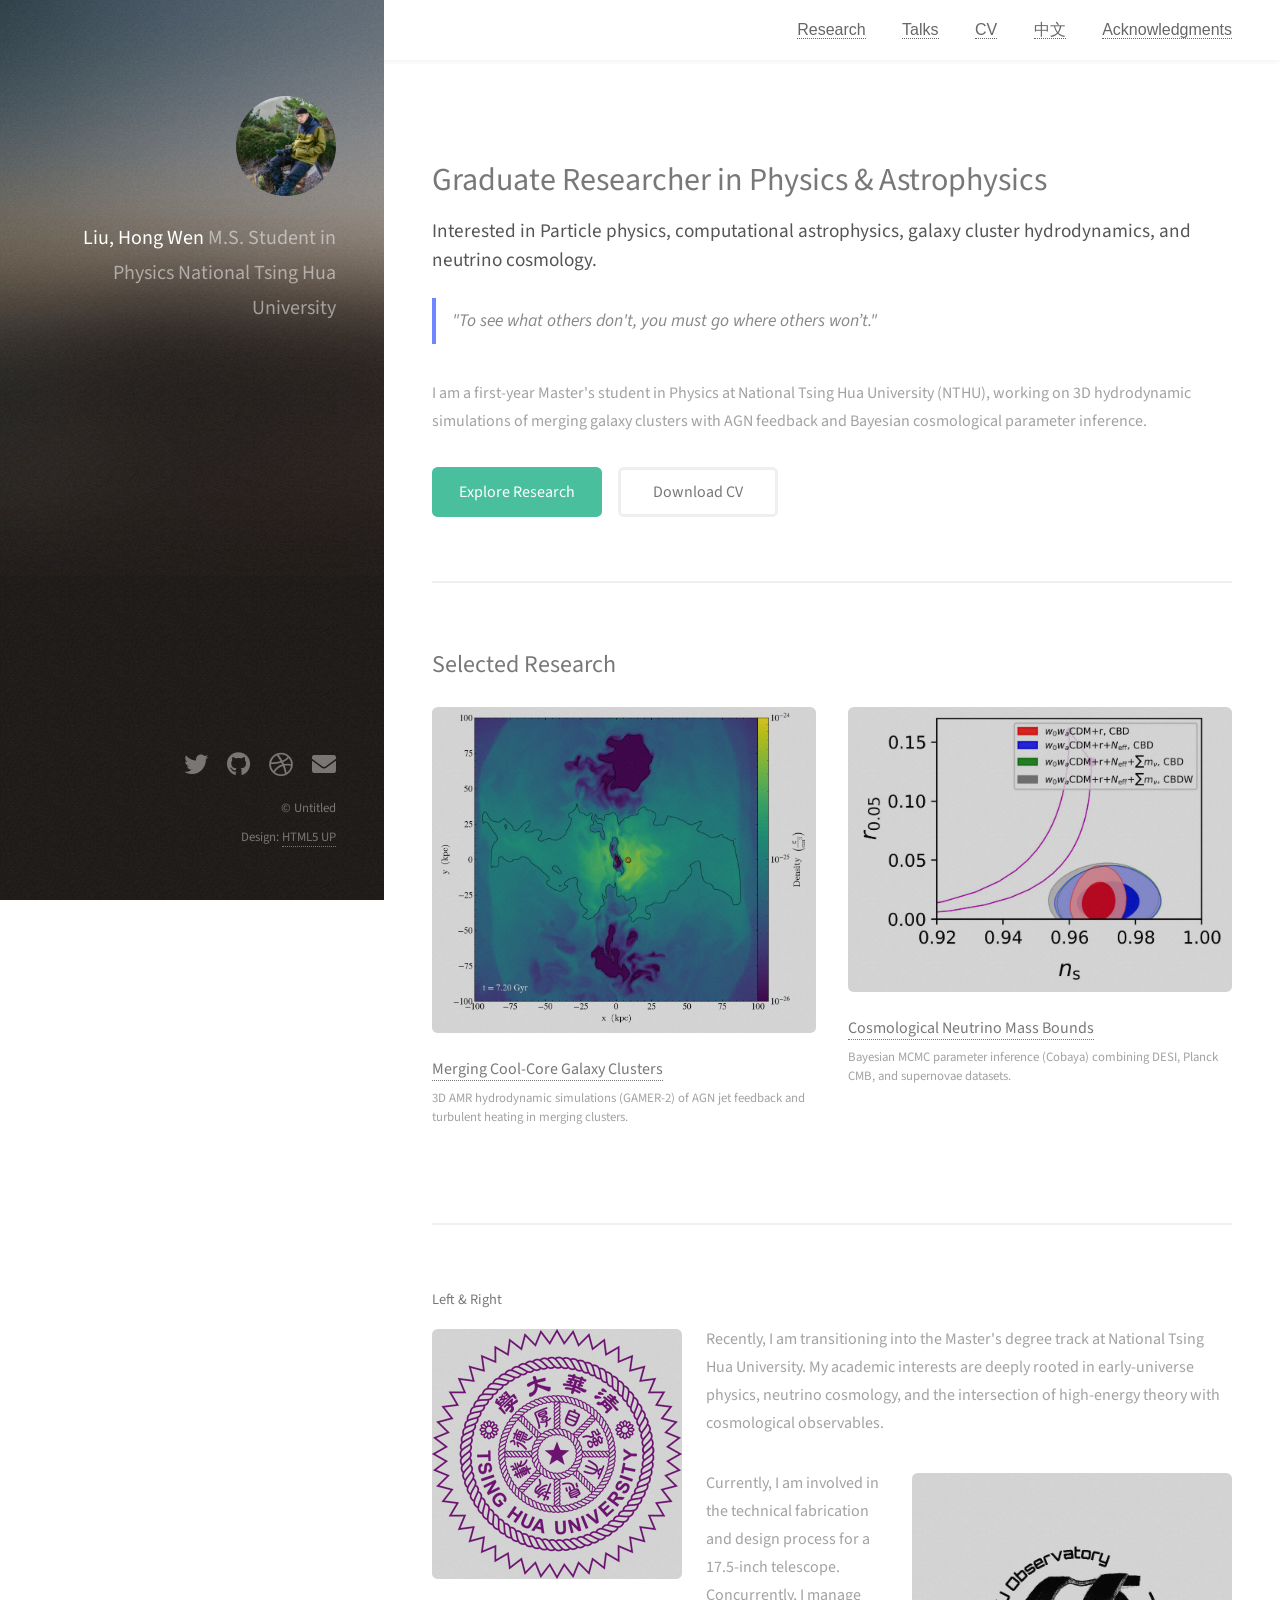
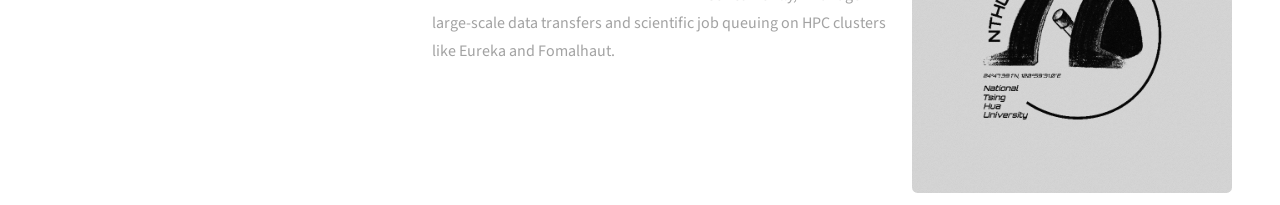
<file: index.html>
<!DOCTYPE HTML>
<!--
	Strata by HTML5 UP
	html5up.net | @ajlkn
	Free for personal and commercial use under the CCA 3.0 license (html5up.net/license)
-->
<html>
	<head>
		<title>KevinLiu Self Website</title>
		<meta charset="utf-8" />
		<meta name="viewport" content="width=device-width, initial-scale=1, user-scalable=no" />
		<link rel="stylesheet" href="assets/css/main.css" />
	</head>
	<body class="is-preload">
		<nav class="navbar">
			<div class="nav-left">Liu, Hong Wen</div>
			<div class="nav-links">
			  <a href="research.html">Research</a>
			  <a href="talks.html">Talks</a>
			  <a href="cv.pdf" target="_blank">CV</a>
			  <a href="chinese.html">中文</a>
			  <a href="acknowledgments.html">Acknowledgments</a>
			</div>
		  </nav>		  

		<!-- Header -->
<header id="header">
    <div class="inner">
        <a href="index.html" class="image avatar"><img src="images/Selfie.JPG" alt="Hong-Wen Liu" /></a>
        <h1><strong>Liu, Hong Wen</strong><br />
        M.S. Student in Physics<br />
        National Tsing Hua University</h1>
    </div>
</header>

<!-- Main -->
<div id="main">

    <!-- One -->
    <section id="hero-intro">
        <header class="major">
            <h2>Graduate Researcher in Physics &amp; Astrophysics</h2>
            <p class="subline">Interested in Particle physics, computational astrophysics, galaxy cluster hydrodynamics, and neutrino cosmology.</p>
            <blockquote class="motto">"To see what others don't, you must go where others won’t."</blockquote>
        </header>
        <p>I am a first-year Master's student in Physics at National Tsing Hua University (NTHU), working on 3D hydrodynamic simulations of merging galaxy clusters with AGN feedback and Bayesian cosmological parameter inference.</p>
        <ul class="actions">
            <li><a href="research.html" class="button primary">Explore Research</a></li>
            <li><a href="cv.pdf" target="_blank" class="button">Download CV</a></li>
        </ul>
    </section>

<!-- Two -->
<!-- Two -->
<section id="selected-research">
    <h2>Selected Research</h2>
    <div class="row">
        <article class="col-6 col-12-xsmall work-item">
            <a href="research.html#cluster-agn" class="image fit"><img src="images/cluster_merger.png" alt="Galaxy Cluster Simulation" /></a>
            <h3><a href="research.html#cluster-agn">Merging Cool-Core Galaxy Clusters</a></h3>
            <p>3D AMR hydrodynamic simulations (GAMER-2) of AGN jet feedback and turbulent heating in merging clusters.</p>
        </article>
        <article class="col-6 col-12-xsmall work-item">
            <a href="research.html#neutrino-cosmology" class="image fit"><img src="images/neutrino_mcmc.jpg" alt="Neutrino Cosmology" /></a>
            <h3><a href="research.html#neutrino-cosmology">Cosmological Neutrino Mass Bounds</a></h3>
            <p>Bayesian MCMC parameter inference (Cobaya) combining DESI, Planck CMB, and supernovae datasets.</p>
        </article>
    </div>
</section>
				<!-- Three -->
					<!-- <section id="three">
						<h2>Get In Touch</h2>
						<p>Accumsan pellentesque commodo blandit enim arcu non at amet id arcu magna. Accumsan orci faucibus id eu lorem semper nunc nisi lorem vulputate lorem neque lorem ipsum dolor.</p>
						<div class="row">
							<div class="col-8 col-12-small">
								<form method="post" action="#">
									<div class="row gtr-uniform gtr-50">
										<div class="col-6 col-12-xsmall"><input type="text" name="name" id="name" placeholder="Name" /></div>
										<div class="col-6 col-12-xsmall"><input type="email" name="email" id="email" placeholder="Email" /></div>
										<div class="col-12"><textarea name="message" id="message" placeholder="Message" rows="4"></textarea></div>
									</div>
								</form>
								<ul class="actions">
									<li><input type="submit" value="Send Message" /></li>
								</ul>
							</div>
							<div class="col-4 col-12-small">
								<ul class="labeled-icons">
									<li>
										<h3 class="icon solid fa-home"><span class="label">Address</span></h3>
										1234 Somewhere Rd.<br />
										Nashville, TN 00000<br />
										United States
									</li>
									<li>
										<h3 class="icon solid fa-mobile-alt"><span class="label">Phone</span></h3>
										000-000-0000
									</li>
									<li>
										<h3 class="icon solid fa-envelope"><span class="label">Email</span></h3>
										<a href="#">hello@untitled.tld</a>
									</li>
								</ul>
							</div>
						</div>
					</section> -->

				<!-- Four -->
				
					<!-- <section id="four">
						<h2>Elements</h2>

						<section>
							<h4>Text</h4>
							<p>This is <b>bold</b> and this is <strong>strong</strong>. This is <i>italic</i> and this is <em>emphasized</em>.
							This is <sup>superscript</sup> text and this is <sub>subscript</sub> text.
							This is <u>underlined</u> and this is code: <code>for (;;) { ... }</code>. Finally, <a href="#">this is a link</a>.</p>
							<hr />
							<header>
								<h4>Heading with a Subtitle</h4>
								<p>Lorem ipsum dolor sit amet nullam id egestas urna aliquam</p>
							</header>
							<p>Nunc lacinia ante nunc ac lobortis. Interdum adipiscing gravida odio porttitor sem non mi integer non faucibus ornare mi ut ante amet placerat aliquet. Volutpat eu sed ante lacinia sapien lorem accumsan varius montes viverra nibh in adipiscing blandit tempus accumsan.</p>
							<header>
								<h5>Heading with a Subtitle</h5>
								<p>Lorem ipsum dolor sit amet nullam id egestas urna aliquam</p>
							</header>
							<p>Nunc lacinia ante nunc ac lobortis. Interdum adipiscing gravida odio porttitor sem non mi integer non faucibus ornare mi ut ante amet placerat aliquet. Volutpat eu sed ante lacinia sapien lorem accumsan varius montes viverra nibh in adipiscing blandit tempus accumsan.</p>
							<hr />
							<h2>Heading Level 2</h2>
							<h3>Heading Level 3</h3>
							<h4>Heading Level 4</h4>
							<h5>Heading Level 5</h5>
							<h6>Heading Level 6</h6>
							<hr />
							<h5>Blockquote</h5>
							<blockquote>Fringilla nisl. Donec accumsan interdum nisi, quis tincidunt felis sagittis eget tempus euismod. Vestibulum ante ipsum primis in faucibus vestibulum. Blandit adipiscing eu felis iaculis volutpat ac adipiscing accumsan faucibus. Vestibulum ante ipsum primis in faucibus lorem ipsum dolor sit amet nullam adipiscing eu felis.</blockquote>
							<h5>Preformatted</h5>
							<pre><code>i = 0;

while (!deck.isInOrder()) {
print 'Iteration ' + i;
deck.shuffle();
i++;
}

print 'It took ' + i + ' iterations to sort the deck.';</code></pre>
						</section>

						<section>
							<h4>Lists</h4>
							<div class="row">
								<div class="col-6 col-12-xsmall">
									<h5>Unordered</h5>
									<ul>
										<li>Dolor pulvinar etiam magna etiam.</li>
										<li>Sagittis adipiscing lorem eleifend.</li>
										<li>Felis enim feugiat dolore viverra.</li>
									</ul>
									<h5>Alternate</h5>
									<ul class="alt">
										<li>Dolor pulvinar etiam magna etiam.</li>
										<li>Sagittis adipiscing lorem eleifend.</li>
										<li>Felis enim feugiat dolore viverra.</li>
									</ul>
								</div>
								<div class="col-6 col-12-xsmall">
									<h5>Ordered</h5>
									<ol>
										<li>Dolor pulvinar etiam magna etiam.</li>
										<li>Etiam vel felis at lorem sed viverra.</li>
										<li>Felis enim feugiat dolore viverra.</li>
										<li>Dolor pulvinar etiam magna etiam.</li>
										<li>Etiam vel felis at lorem sed viverra.</li>
										<li>Felis enim feugiat dolore viverra.</li>
									</ol>
									<h5>Icons</h5>
									<ul class="icons">
										<li><a href="#" class="icon brands fa-twitter"><span class="label">Twitter</span></a></li>
										<li><a href="#" class="icon brands fa-facebook-f"><span class="label">Facebook</span></a></li>
										<li><a href="#" class="icon brands fa-instagram"><span class="label">Instagram</span></a></li>
										<li><a href="#" class="icon brands fa-github"><span class="label">Github</span></a></li>
										<li><a href="#" class="icon brands fa-dribbble"><span class="label">Dribbble</span></a></li>
										<li><a href="#" class="icon brands fa-tumblr"><span class="label">Tumblr</span></a></li>
									</ul>
								</div>
							</div>
							<h5>Actions</h5>
							<ul class="actions">
								<li><a href="#" class="button primary">Default</a></li>
								<li><a href="#" class="button">Default</a></li>
							</ul>
							<ul class="actions small">
								<li><a href="#" class="button primary small">Small</a></li>
								<li><a href="#" class="button small">Small</a></li>
							</ul>
							<div class="row">
								<div class="col-6 col-12-small">
									<ul class="actions stacked">
										<li><a href="#" class="button primary">Default</a></li>
										<li><a href="#" class="button">Default</a></li>
									</ul>
								</div>
								<div class="col-6 col-12-small">
									<ul class="actions stacked">
										<li><a href="#" class="button primary small">Small</a></li>
										<li><a href="#" class="button small">Small</a></li>
									</ul>
								</div>
								<div class="col-6 col-12-small">
									<ul class="actions stacked">
										<li><a href="#" class="button primary fit">Default</a></li>
										<li><a href="#" class="button fit">Default</a></li>
									</ul>
								</div>
								<div class="col-6 col-12-small">
									<ul class="actions stacked">
										<li><a href="#" class="button primary small fit">Small</a></li>
										<li><a href="#" class="button small fit">Small</a></li>
									</ul>
								</div>
							</div>
						</section> -->

						<!-- <section>
							<h4>Table</h4>
							<h5>Default</h5>
							<div class="table-wrapper">
								<table>
									<thead>
										<tr>
											<th>Name</th>
											<th>Description</th>
											<th>Price</th>
										</tr>
									</thead>
									<tbody>
										<tr>
											<td>Item One</td>
											<td>Ante turpis integer aliquet porttitor.</td>
											<td>29.99</td>
										</tr>
										<tr>
											<td>Item Two</td>
											<td>Vis ac commodo adipiscing arcu aliquet.</td>
											<td>19.99</td>
										</tr>
										<tr>
											<td>Item Three</td>
											<td> Morbi faucibus arcu accumsan lorem.</td>
											<td>29.99</td>
										</tr>
										<tr>
											<td>Item Four</td>
											<td>Vitae integer tempus condimentum.</td>
											<td>19.99</td>
										</tr>
										<tr>
											<td>Item Five</td>
											<td>Ante turpis integer aliquet porttitor.</td>
											<td>29.99</td>
										</tr>
									</tbody>
									<tfoot>
										<tr>
											<td colspan="2"></td>
											<td>100.00</td>
										</tr>
									</tfoot>
								</table>
							</div>

							<h5>Alternate</h5>
							<div class="table-wrapper">
								<table class="alt">
									<thead>
										<tr>
											<th>Name</th>
											<th>Description</th>
											<th>Price</th>
										</tr>
									</thead>
									<tbody>
										<tr>
											<td>Item One</td>
											<td>Ante turpis integer aliquet porttitor.</td>
											<td>29.99</td>
										</tr>
										<tr>
											<td>Item Two</td>
											<td>Vis ac commodo adipiscing arcu aliquet.</td>
											<td>19.99</td>
										</tr>
										<tr>
											<td>Item Three</td>
											<td> Morbi faucibus arcu accumsan lorem.</td>
											<td>29.99</td>
										</tr>
										<tr>
											<td>Item Four</td>
											<td>Vitae integer tempus condimentum.</td>
											<td>19.99</td>
										</tr>
										<tr>
											<td>Item Five</td>
											<td>Ante turpis integer aliquet porttitor.</td>
											<td>29.99</td>
										</tr>
									</tbody>
									<tfoot>
										<tr>
											<td colspan="2"></td>
											<td>100.00</td>
										</tr>
									</tfoot>
								</table>
							</div>
						</section> -->

						<!-- <section>
							<h4>Buttons</h4>
							<ul class="actions">
								<li><a href="#" class="button primary">Primary</a></li>
								<li><a href="#" class="button">Default</a></li>
							</ul>
							<ul class="actions">
								<li><a href="#" class="button large">Large</a></li>
								<li><a href="#" class="button">Default</a></li>
								<li><a href="#" class="button small">Small</a></li>
							</ul>
							<ul class="actions fit">
								<li><a href="#" class="button primary fit">Fit</a></li>
								<li><a href="#" class="button fit">Fit</a></li>
							</ul>
							<ul class="actions fit small">
								<li><a href="#" class="button primary fit small">Fit + Small</a></li>
								<li><a href="#" class="button fit small">Fit + Small</a></li>
							</ul>
							<ul class="actions">
								<li><a href="#" class="button primary icon solid fa-download">Icon</a></li>
								<li><a href="#" class="button icon solid fa-download">Icon</a></li>
							</ul>
							<ul class="actions">
								<li><span class="button primary disabled">Primary</span></li>
								<li><span class="button disabled">Default</span></li>
							</ul>
						</section> -->

						<!-- <section>
							<h4>Form</h4>
							<form method="post" action="#">
								<div class="row gtr-uniform gtr-50">
									<div class="col-6 col-12-xsmall">
										<input type="text" name="demo-name" id="demo-name" value="" placeholder="Name" />
									</div>
									<div class="col-6 col-12-xsmall">
										<input type="email" name="demo-email" id="demo-email" value="" placeholder="Email" />
									</div>
									<div class="col-12">
										<select name="demo-category" id="demo-category">
											<option value="">- Category -</option>
											<option value="1">Manufacturing</option>
											<option value="1">Shipping</option>
											<option value="1">Administration</option>
											<option value="1">Human Resources</option>
										</select>
									</div>
									<div class="col-4 col-12-small">
										<input type="radio" id="demo-priority-low" name="demo-priority" checked>
										<label for="demo-priority-low">Low Priority</label>
									</div>
									<div class="col-4 col-12-small">
										<input type="radio" id="demo-priority-normal" name="demo-priority">
										<label for="demo-priority-normal">Normal Priority</label>
									</div>
									<div class="col-4 col-12-small">
										<input type="radio" id="demo-priority-high" name="demo-priority">
										<label for="demo-priority-high">High Priority</label>
									</div>
									<div class="col-6 col-12-small">
										<input type="checkbox" id="demo-copy" name="demo-copy">
										<label for="demo-copy">Email me a copy of this message</label>
									</div>
									<div class="col-6 col-12-small">
										<input type="checkbox" id="demo-human" name="demo-human" checked>
										<label for="demo-human">I am a human and not a robot</label>
									</div>
									<div class="col-12">
										<textarea name="demo-message" id="demo-message" placeholder="Enter your message" rows="6"></textarea>
									</div>
									<div class="col-12">
										<ul class="actions">
											<li><input type="submit" value="Send Message" class="primary" /></li>
											<li><input type="reset" value="Reset" /></li>
										</ul>
									</div>
								</div>
							</form>
						</section> -->

						<section>
							<!-- <h4>Image</h4>
							<h5>Fit</h5>
							<div class="box alt">
								<div class="row gtr-50 gtr-uniform">
									<div class="col-12"><span class="image fit"><img src="images/fulls/05.jpg" alt="" /></span></div>
									<div class="col-4"><span class="image fit"><img src="images/thumbs/01.jpg" alt="" /></span></div>
									<div class="col-4"><span class="image fit"><img src="images/thumbs/02.jpg" alt="" /></span></div>
									<div class="col-4"><span class="image fit"><img src="images/thumbs/03.jpg" alt="" /></span></div>
									<div class="col-4"><span class="image fit"><img src="images/thumbs/04.jpg" alt="" /></span></div>
									<div class="col-4"><span class="image fit"><img src="images/thumbs/05.jpg" alt="" /></span></div>
									<div class="col-4"><span class="image fit"><img src="images/thumbs/06.jpg" alt="" /></span></div>
									<div class="col-4"><span class="image fit"><img src="images/thumbs/03.jpg" alt="" /></span></div>
									<div class="col-4"><span class="image fit"><img src="images/thumbs/02.jpg" alt="" /></span></div>
									<div class="col-4"><span class="image fit"><img src="images/thumbs/01.jpg" alt="" /></span></div>
								</div>
							</div> -->
							<h5>Left &amp; Right</h5>
							<p><span class="image left"><img src="images/nthu.jpg" alt="" /></span>Recently, I am transitioning into the Master's degree track at National Tsing Hua University. My academic interests are deeply rooted in early-universe physics, neutrino cosmology, and the intersection of high-energy theory with cosmological observables.</p>
							<p><span class="image right"><img src="images/obs.png" alt="" /></span>Currently, I am involved in the technical fabrication and design process for a 17.5-inch telescope. Concurrently, I manage large-scale data transfers and scientific job queuing on HPC clusters like Eureka and Fomalhaut.</p>
						</section>

					</section>
				

			</div>

		<!-- Footer -->
			<footer id="footer">
				<div class="inner">
					<ul class="icons">
						<li><a href="#" class="icon brands fa-twitter"><span class="label">Twitter</span></a></li>
						<li><a href="#" class="icon brands fa-github"><span class="label">Github</span></a></li>
						<li><a href="#" class="icon brands fa-dribbble"><span class="label">Dribbble</span></a></li>
						<li><a href="#" class="icon solid fa-envelope"><span class="label">Email</span></a></li>
					</ul>
					<ul class="copyright">
						<li>&copy; Untitled</li><li>Design: <a href="http://html5up.net">HTML5 UP</a></li>
					</ul>
				</div>
			</footer>

		<!-- Scripts -->
			<script src="assets/js/jquery.min.js"></script>
			<script src="assets/js/jquery.poptrox.min.js"></script>
			<script src="assets/js/browser.min.js"></script>
			<script src="assets/js/breakpoints.min.js"></script>
			<script src="assets/js/util.js"></script>
			<script src="assets/js/main.js"></script>
		  
			  
			  

	
	</body>
</html>
</file>
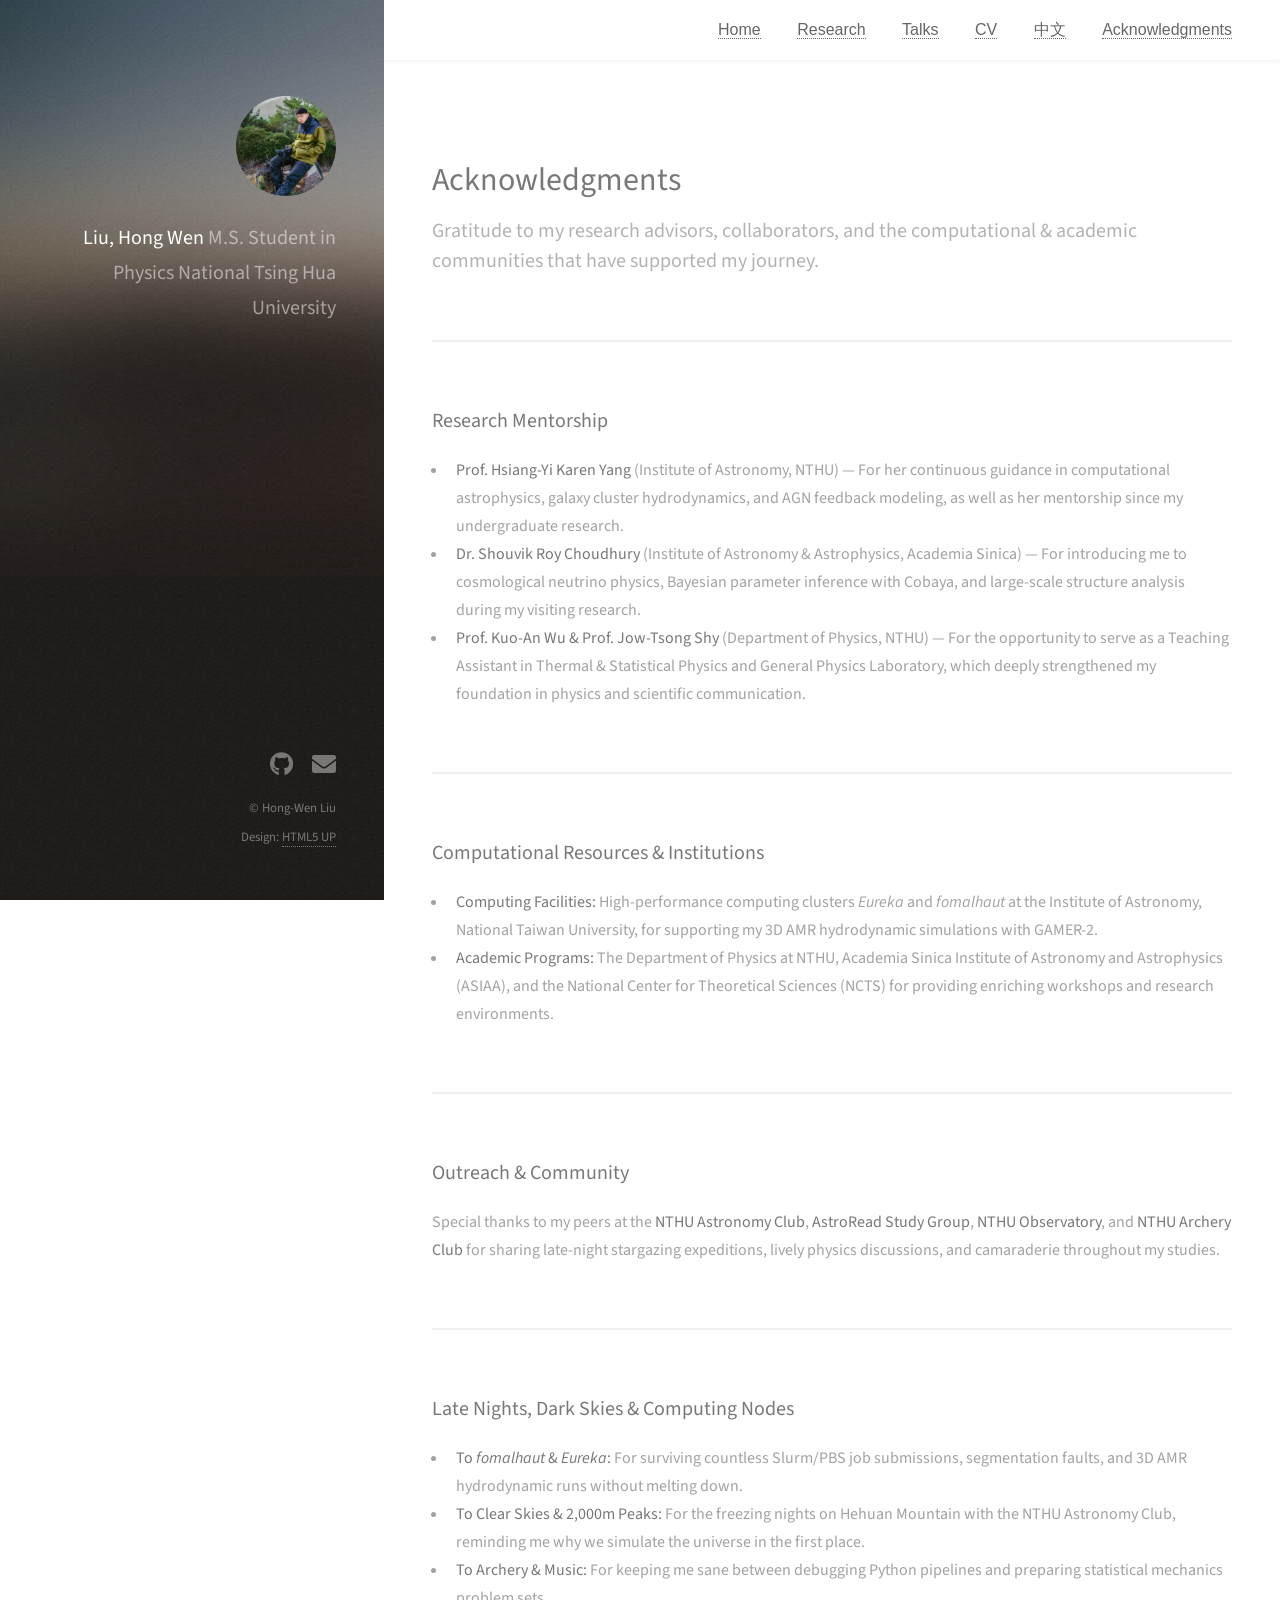
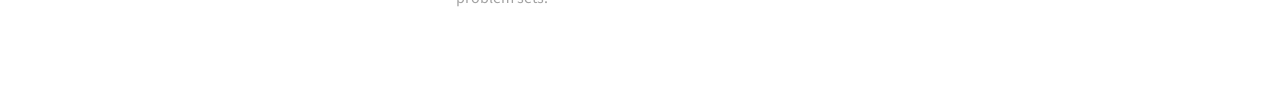
<file: acknowledgments.html>
<!DOCTYPE HTML>
<!--
    Strata by HTML5 UP
    html5up.net | @ajlkn
-->
<html>
    <head>
        <title>Acknowledgments | Hong-Wen Liu</title>
        <meta charset="utf-8" />
        <meta name="viewport" content="width=device-width, initial-scale=1, user-scalable=no" />
        <link rel="stylesheet" href="assets/css/main.css" />
    </head>
    <body class="is-preload">
        <nav class="navbar">
            <div class="nav-left"><a href="index.html" style="border-bottom: none; color: inherit;">Liu, Hong Wen</a></div>
            <div class="nav-links">
                <a href="index.html">Home</a>
                <a href="research.html">Research</a>
                <a href="talks.html">Talks</a>
                <a href="cv.pdf" target="_blank">CV</a>
                <a href="chinese.html">中文</a>
                <a href="acknowledgments.html" class="active">Acknowledgments</a>
            </div>
        </nav>

        <!-- Header -->
        <header id="header">
            <div class="inner">
                <a href="index.html" class="image avatar"><img src="images/Selfie.JPG" alt="Hong-Wen Liu" /></a>
                <h1><strong>Liu, Hong Wen</strong><br />
                M.S. Student in Physics<br />
                National Tsing Hua University</h1>
            </div>
        </header>

        <!-- Main -->
        <div id="main">

            <!-- Overview -->
            <section id="ack-intro">
                <header class="major">
                    <h2>Acknowledgments</h2>
                    <p class="subline">Gratitude to my research advisors, collaborators, and the computational &amp; academic communities that have supported my journey.</p>
                </header>
            </section>

            <!-- Academic Advisors & Mentors -->
            <section id="ack-mentors">
                <h3>Research Mentorship</h3>
                <ul>
                    <li><strong>Prof. Hsiang-Yi Karen Yang</strong> (Institute of Astronomy, NTHU) — For her continuous guidance in computational astrophysics, galaxy cluster hydrodynamics, and AGN feedback modeling, as well as her mentorship since my undergraduate research.</li>
                    <li><strong>Dr. Shouvik Roy Choudhury</strong> (Institute of Astronomy &amp; Astrophysics, Academia Sinica) — For introducing me to cosmological neutrino physics, Bayesian parameter inference with Cobaya, and large-scale structure analysis during my visiting research.</li>
                    <li><strong>Prof. Kuo-An Wu &amp; Prof. Jow-Tsong Shy</strong> (Department of Physics, NTHU) — For the opportunity to serve as a Teaching Assistant in Thermal &amp; Statistical Physics and General Physics Laboratory, which deeply strengthened my foundation in physics and scientific communication.</li>
                </ul>
            </section>

            <!-- Computational & Institutional Support -->
            <section id="ack-resources">
                <h3>Computational Resources &amp; Institutions</h3>
                <ul>
                    <li><strong>Computing Facilities:</strong> High-performance computing clusters <em>Eureka</em> and <em>fomalhaut</em> at the Institute of Astronomy, National Taiwan University, for supporting my 3D AMR hydrodynamic simulations with GAMER-2.</li>
                    <li><strong>Academic Programs:</strong> The Department of Physics at NTHU, Academia Sinica Institute of Astronomy and Astrophysics (ASIAA), and the National Center for Theoretical Sciences (NCTS) for providing enriching workshops and research environments.</li>
                </ul>
            </section>

            <!-- Community -->
            <section id="ack-community">
                <h3>Outreach &amp; Community</h3>
                <p>Special thanks to my peers at the <strong>NTHU Astronomy Club</strong>, <strong>AstroRead Study Group</strong>, <strong>NTHU Observatory</strong>, and <strong>NTHU Archery Club</strong> for sharing late-night stargazing expeditions, lively physics discussions, and camaraderie throughout my studies.</p>
            </section>

            <section id="ack-fun">
                <h3>Late Nights, Dark Skies &amp; Computing Nodes</h3>
                <ul>
                    <li><strong>To <em>fomalhaut</em> &amp; <em>Eureka</em>:</strong> For surviving countless Slurm/PBS job submissions, segmentation faults, and 3D AMR hydrodynamic runs without melting down.</li>
                    <li><strong>To Clear Skies &amp; 2,000m Peaks:</strong> For the freezing nights on Hehuan Mountain with the NTHU Astronomy Club, reminding me why we simulate the universe in the first place.</li>
                    <li><strong>To Archery &amp; Music:</strong> For keeping me sane between debugging Python pipelines and preparing statistical mechanics problem sets.</li>
                </ul>
            </section>
        </div>

        <!-- Footer -->
        <footer id="footer">
            <div class="inner">
                <ul class="icons">
                    <li><a href="https://github.com/kevinliu0123" target="_blank" class="icon brands fa-github"><span class="label">Github</span></a></li>
                    <li><a href="mailto:jcmlw17123@gapp.nthu.edu.tw" class="icon solid fa-envelope"><span class="label">Email</span></a></li>
                </ul>
                <ul class="copyright">
                    <li>&copy; Hong-Wen Liu</li><li>Design: <a href="http://html5up.net">HTML5 UP</a></li>
                </ul>
            </div>
        </footer>

        <!-- Scripts -->
        <script src="assets/js/jquery.min.js"></script>
        <script src="assets/js/jquery.poptrox.min.js"></script>
        <script src="assets/js/browser.min.js"></script>
        <script src="assets/js/breakpoints.min.js"></script>
        <script src="assets/js/util.js"></script>
        <script src="assets/js/main.js"></script>
    </body>
</html>
</file>
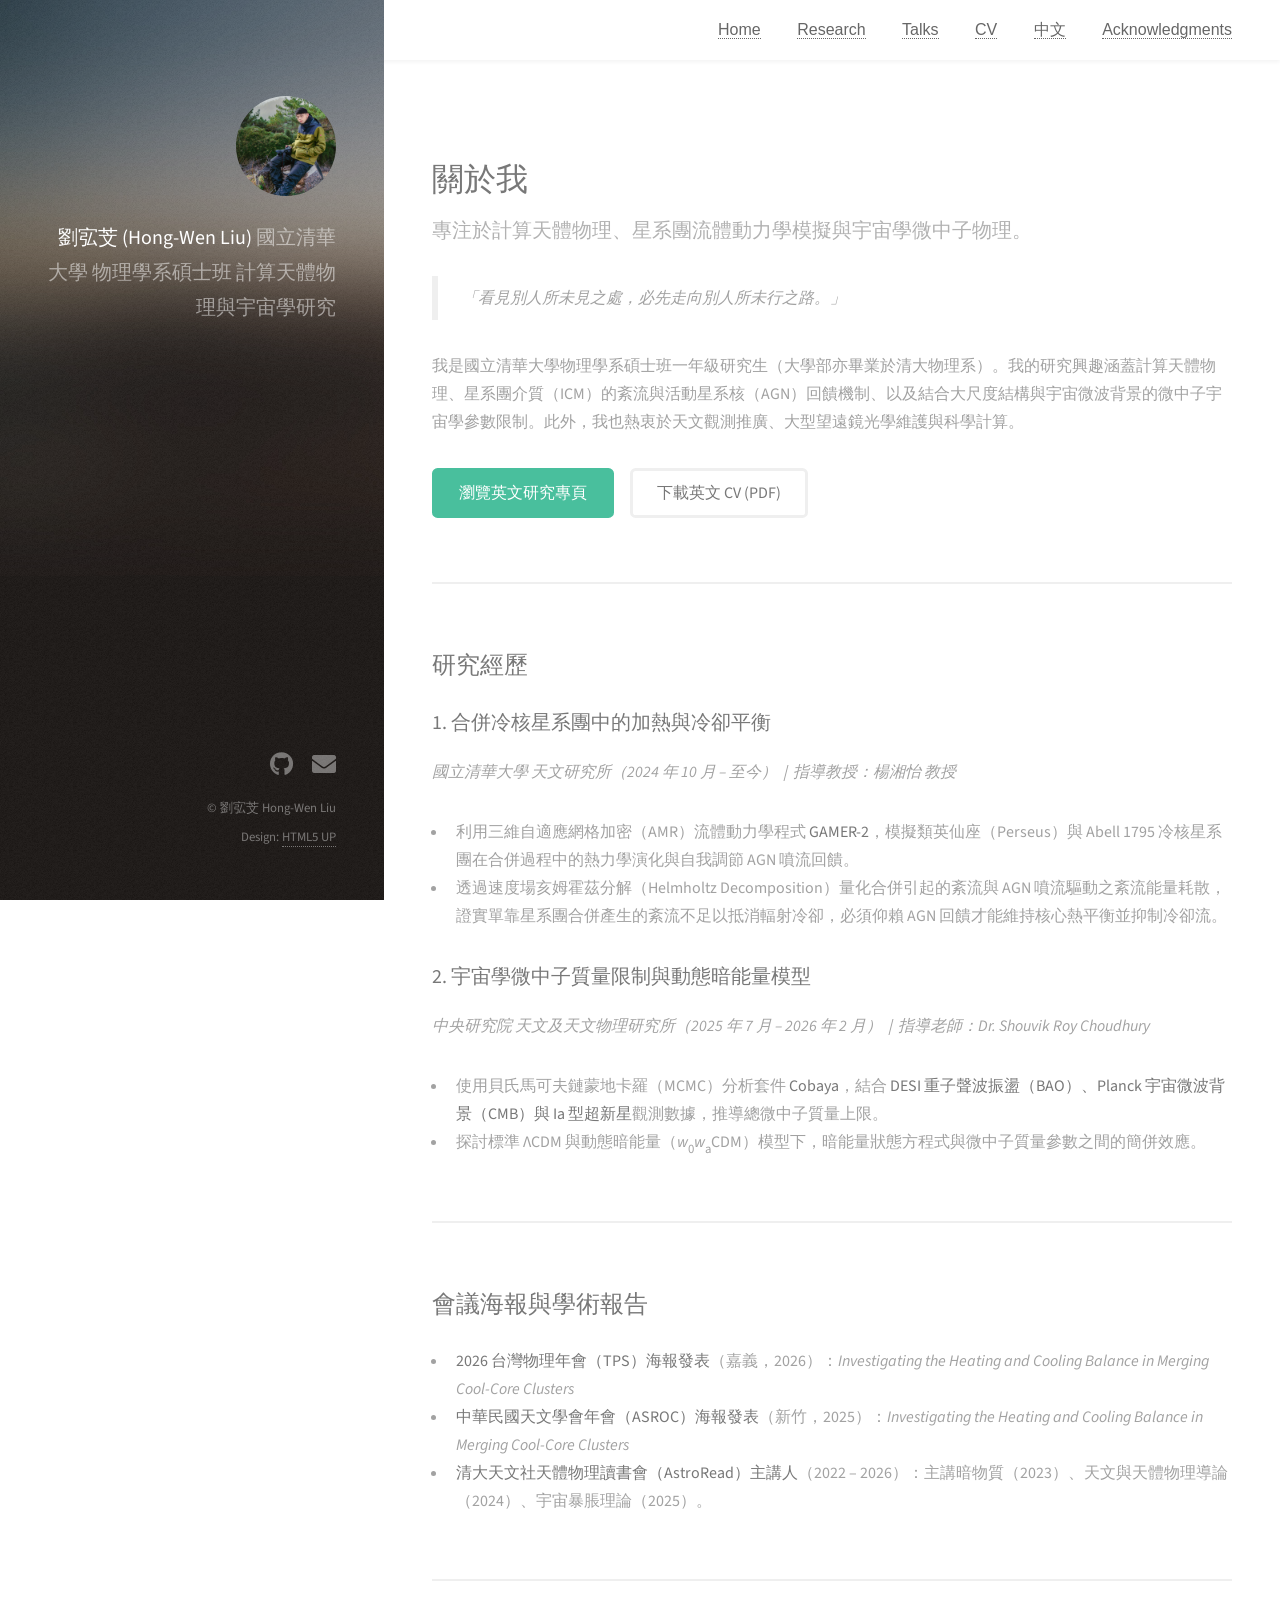
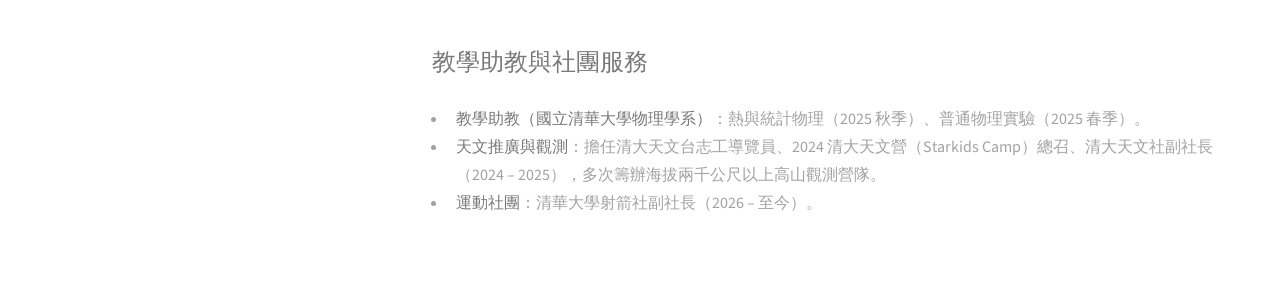
<file: chinese.html>
<!DOCTYPE HTML>
<!--
    Strata by HTML5 UP
    html5up.net | @ajlkn
-->
<html lang="zh-Hant">
    <head>
        <title>劉宖芠 | 個人學術網站</title>
        <meta charset="utf-8" />
        <meta name="viewport" content="width=device-width, initial-scale=1, user-scalable=no" />
        <link rel="stylesheet" href="assets/css/main.css" />
    </head>
    <body class="is-preload">
        <nav class="navbar">
            <div class="nav-left"><a href="index.html" style="border-bottom: none; color: inherit;">Liu, Hong Wen</a></div>
            <div class="nav-links">
                <a href="index.html">Home</a>
                <a href="research.html">Research</a>
                <a href="talks.html">Talks</a>
                <a href="cv.pdf" target="_blank">CV</a>
                <a href="chinese.html" class="active">中文</a>
                <a href="acknowledgments.html">Acknowledgments</a>
            </div>
        </nav>

        <!-- Header -->
        <header id="header">
            <div class="inner">
                <a href="index.html" class="image avatar"><img src="images/Selfie.JPG" alt="劉宖芠" /></a>
                <h1><strong>劉宖芠 (Hong-Wen Liu)</strong><br />
                國立清華大學 物理學系碩士班<br />
                計算天體物理與宇宙學研究</h1>
            </div>
        </header>

        <!-- Main -->
        <div id="main">

            <!-- 關於我 -->
            <section id="about-zh">
                <header class="major">
                    <h2>關於我</h2>
                    <p class="subline">專注於計算天體物理、星系團流體動力學模擬與宇宙學微中子物理。</p>
                    <blockquote class="motto">「看見別人所未見之處，必先走向別人所未行之路。」</blockquote>
                </header>
                <p>我是國立清華大學物理學系碩士班一年級研究生（大學部亦畢業於清大物理系）。我的研究興趣涵蓋計算天體物理、星系團介質（ICM）的紊流與活動星系核（AGN）回饋機制、以及結合大尺度結構與宇宙微波背景的微中子宇宙學參數限制。此外，我也熱衷於天文觀測推廣、大型望遠鏡光學維護與科學計算。</p>
                <ul class="actions">
                    <li><a href="research.html" class="button primary">瀏覽英文研究專頁</a></li>
                    <li><a href="cv.pdf" target="_blank" class="button">下載英文 CV (PDF)</a></li>
                </ul>
            </section>

            <!-- 研究經歷 -->
            <section id="research-zh">
                <h2>研究經歷</h2>

                <h3>1. 合併冷核星系團中的加熱與冷卻平衡</h3>
                <p><em>國立清華大學 天文研究所（2024 年 10 月 – 至今）｜指導教授：楊湘怡 教授</em></p>
                <ul>
                    <li>利用三維自適應網格加密（AMR）流體動力學程式 <strong>GAMER-2</strong>，模擬類英仙座（Perseus）與 Abell 1795 冷核星系團在合併過程中的熱力學演化與自我調節 AGN 噴流回饋。</li>
                    <li>透過速度場亥姆霍茲分解（Helmholtz Decomposition）量化合併引起的紊流與 AGN 噴流驅動之紊流能量耗散，證實單靠星系團合併產生的紊流不足以抵消輻射冷卻，必須仰賴 AGN 回饋才能維持核心熱平衡並抑制冷卻流。</li>
                </ul>

                <h3>2. 宇宙學微中子質量限制與動態暗能量模型</h3>
                <p><em>中央研究院 天文及天文物理研究所（2025 年 7 月 – 2026 年 2 月）｜指導老師：Dr. Shouvik Roy Choudhury</em></p>
                <ul>
                    <li>使用貝氏馬可夫鏈蒙地卡羅（MCMC）分析套件 <strong>Cobaya</strong>，結合 <strong>DESI 重子聲波振盪（BAO）、Planck 宇宙微波背景（CMB）與 Ia 型超新星</strong>觀測數據，推導總微中子質量上限。</li>
                    <li>探討標準 &Lambda;CDM 與動態暗能量（<i>w</i><sub>0</sub><i>w</i><sub>a</sub>CDM）模型下，暗能量狀態方程式與微中子質量參數之間的簡併效應。</li>
                </ul>
            </section>

            <!-- 會議海報與學術報告 -->
            <section id="talks-zh">
                <h2>會議海報與學術報告</h2>
                <ul>
                    <li><strong>2026 台灣物理年會（TPS）海報發表</strong>（嘉義，2026）：<em>Investigating the Heating and Cooling Balance in Merging Cool-Core Clusters</em></li>
                    <li><strong>中華民國天文學會年會（ASROC）海報發表</strong>（新竹，2025）：<em>Investigating the Heating and Cooling Balance in Merging Cool-Core Clusters</em></li>
                    <li><strong>清大天文社天體物理讀書會（AstroRead）主講人</strong>（2022 – 2026）：主講暗物質（2023）、天文與天體物理導論（2024）、宇宙暴脹理論（2025）。</li>
                </ul>
            </section>

            <!-- 教學與社團服務 -->
            <section id="service-zh">
                <h2>教學助教與社團服務</h2>
                <ul>
                    <li><strong>教學助教（國立清華大學物理學系）</strong>：熱與統計物理（2025 秋季）、普通物理實驗（2025 春季）。</li>
                    <li><strong>天文推廣與觀測</strong>：擔任清大天文台志工導覽員、2024 清大天文營（Starkids Camp）總召、清大天文社副社長（2024 – 2025），多次籌辦海拔兩千公尺以上高山觀測營隊。</li>
                    <li><strong>運動社團</strong>：清華大學射箭社副社長（2026 – 至今）。</li>
                </ul>
            </section>

        </div>

        <!-- Footer -->
        <footer id="footer">
            <div class="inner">
                <ul class="icons">
                    <li><a href="https://github.com/kevinliu0123" target="_blank" class="icon brands fa-github"><span class="label">Github</span></a></li>
                    <li><a href="mailto:jcmlw17123@gapp.nthu.edu.tw" class="icon solid fa-envelope"><span class="label">Email</span></a></li>
                </ul>
                <ul class="copyright">
                    <li>&copy; 劉宖芠 Hong-Wen Liu</li><li>Design: <a href="http://html5up.net">HTML5 UP</a></li>
                </ul>
            </div>
        </footer>

        <!-- Scripts -->
        <script src="assets/js/jquery.min.js"></script>
        <script src="assets/js/jquery.poptrox.min.js"></script>
        <script src="assets/js/browser.min.js"></script>
        <script src="assets/js/breakpoints.min.js"></script>
        <script src="assets/js/util.js"></script>
        <script src="assets/js/main.js"></script>
    </body>
</html>
</file>
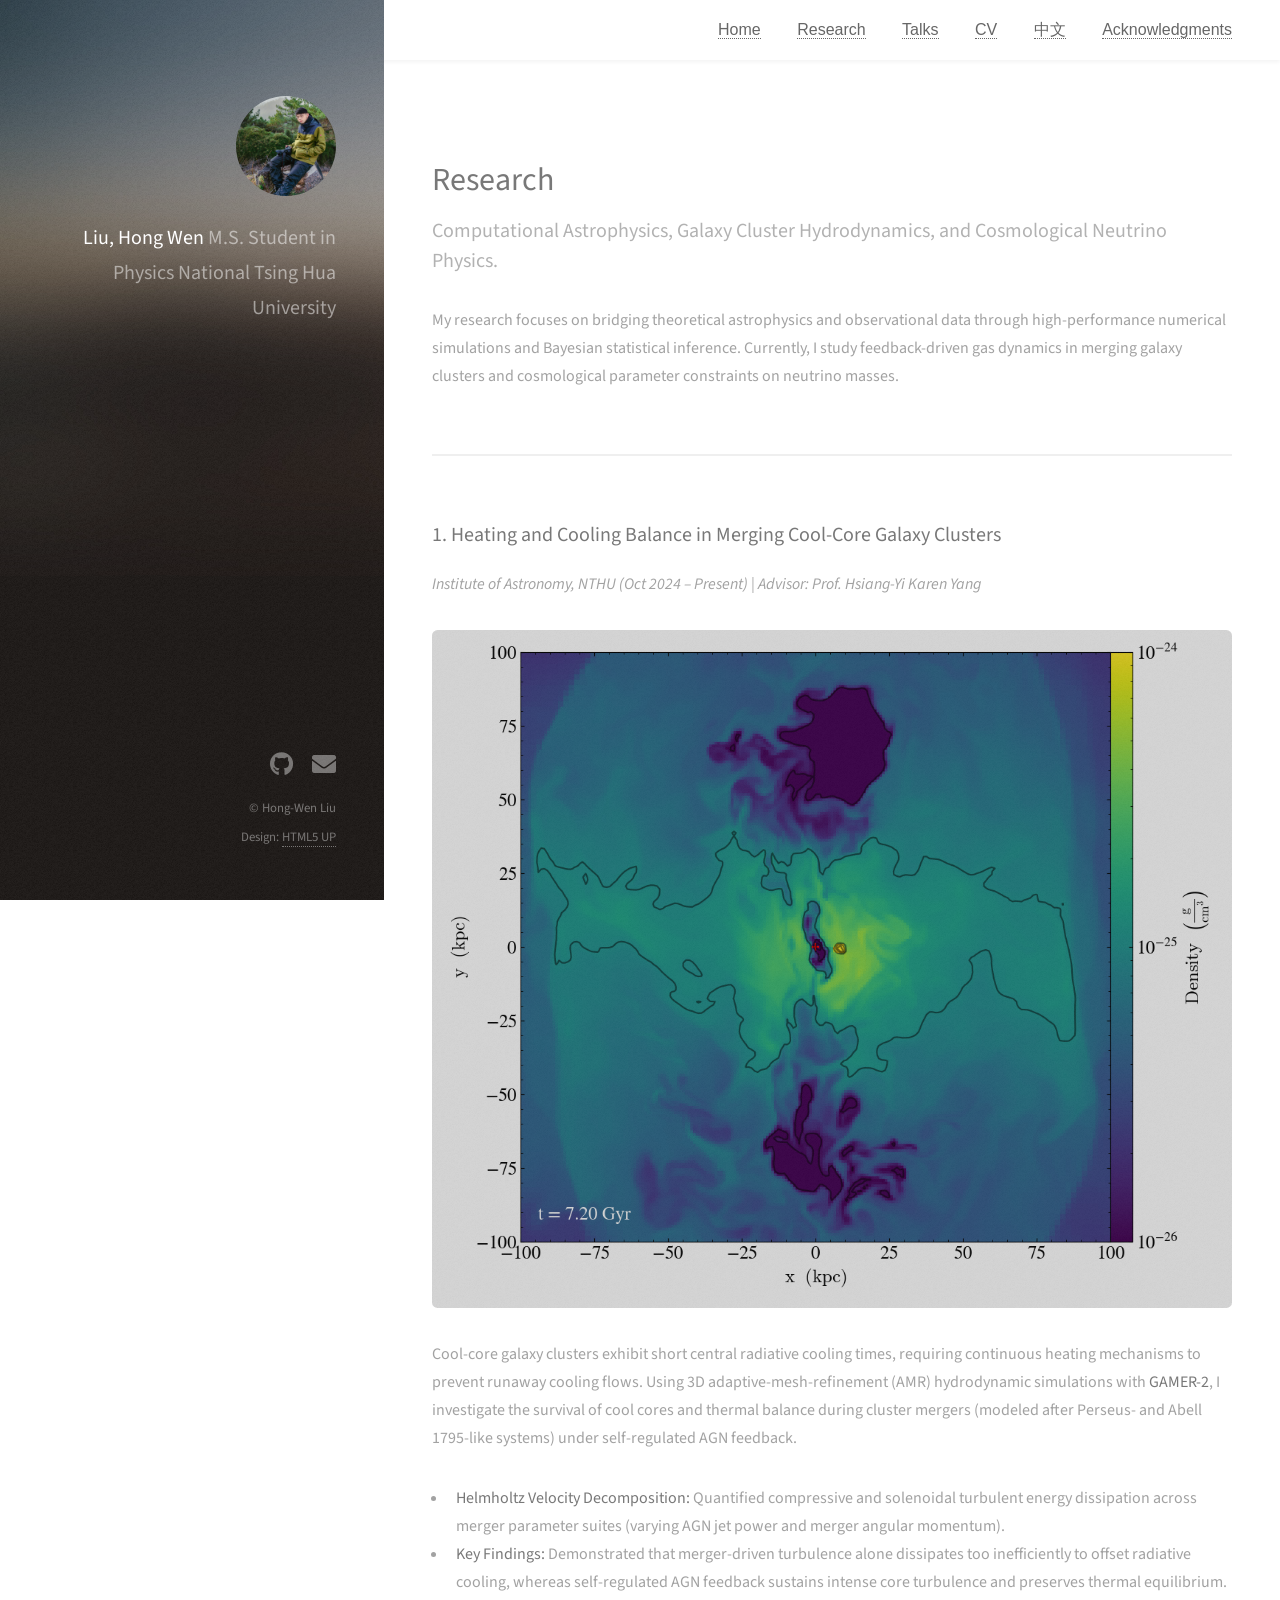
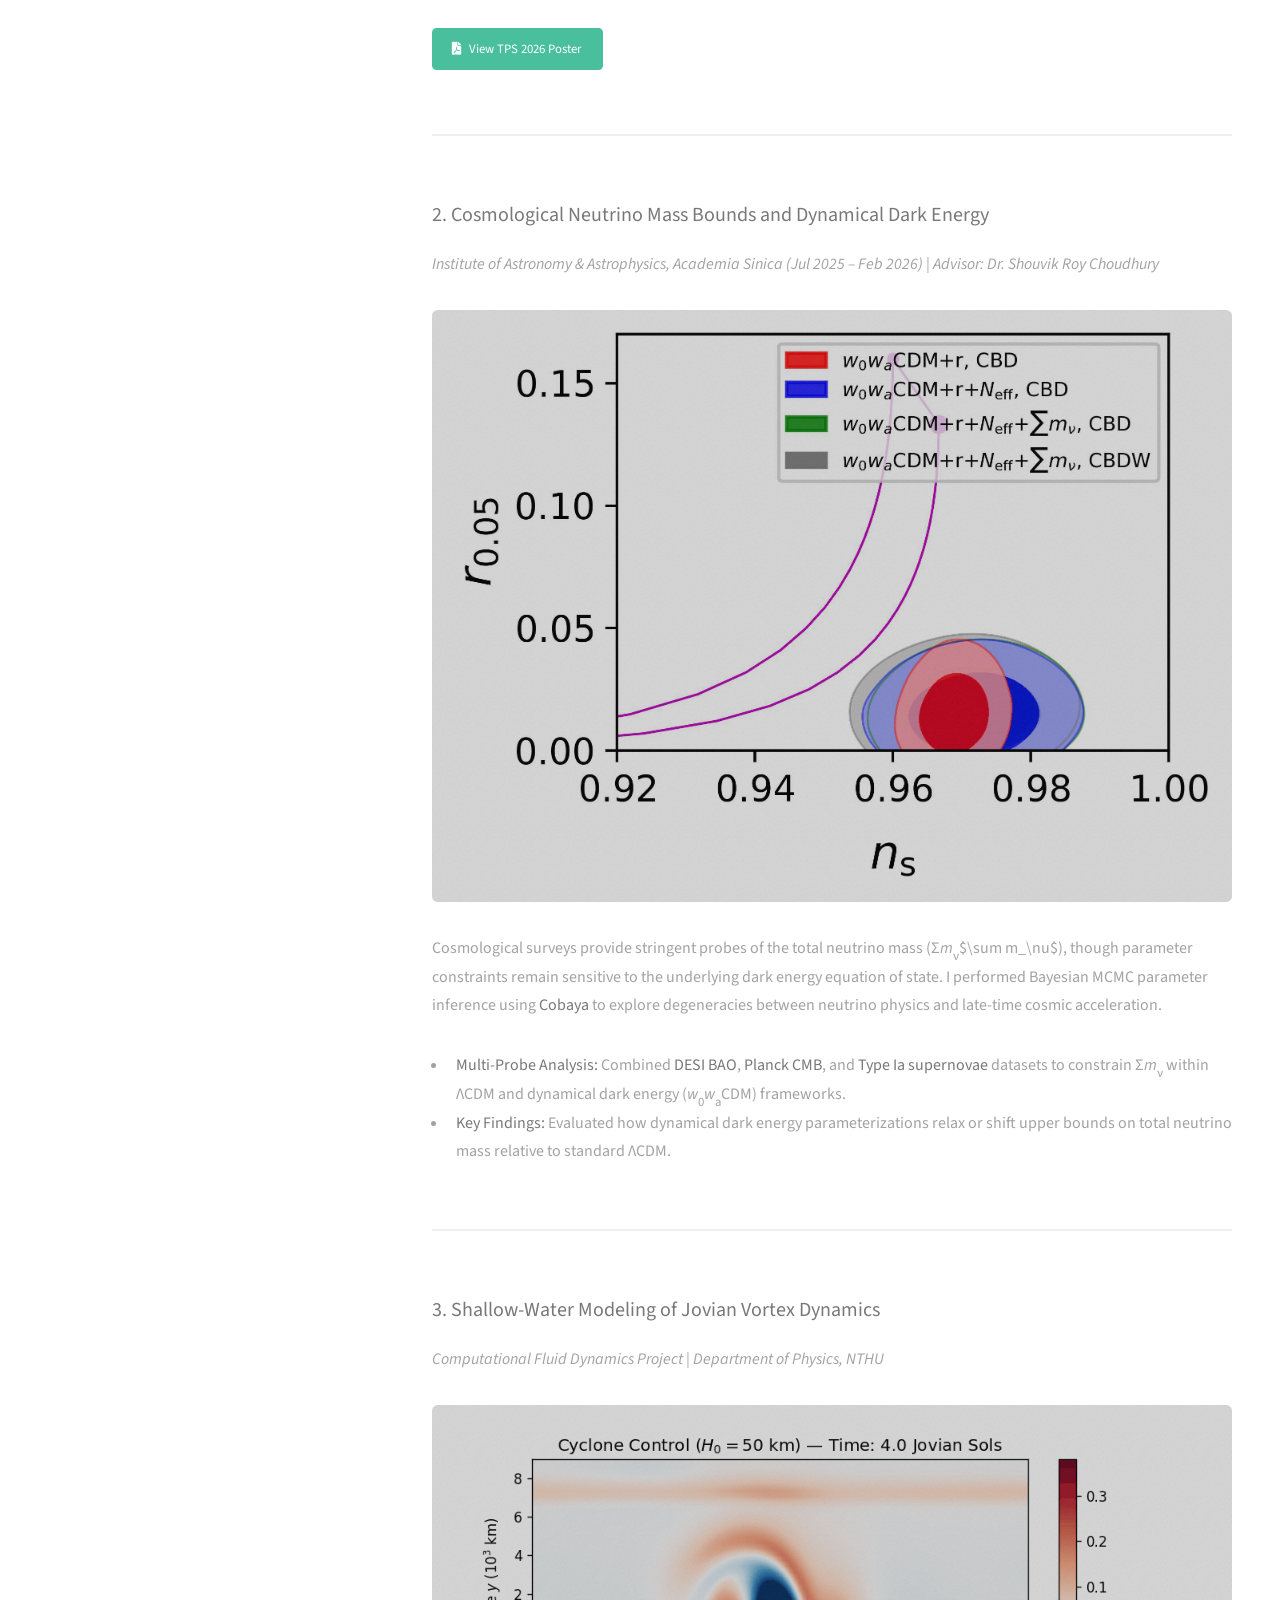
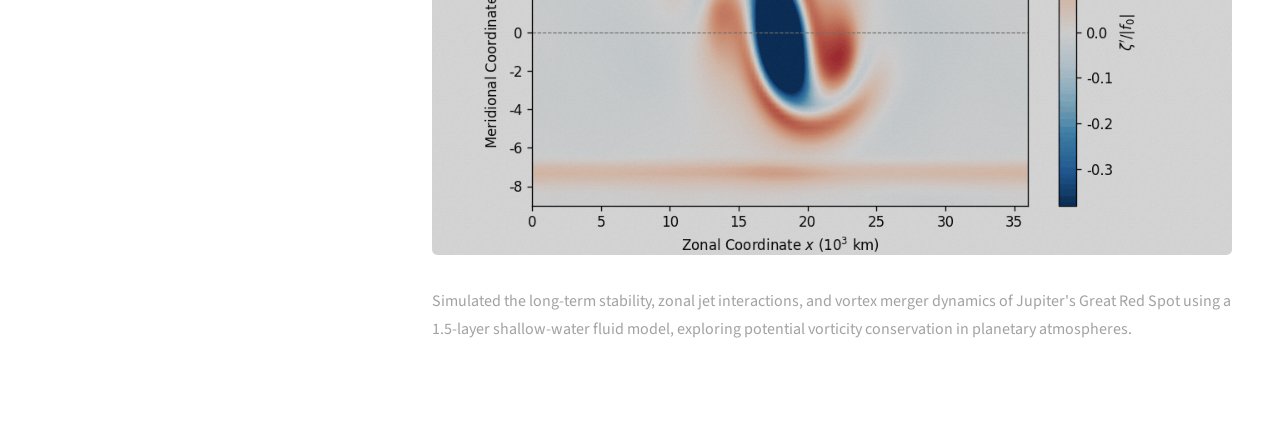
<file: research.html>
<!DOCTYPE HTML>
<!--
    Strata by HTML5 UP
    html5up.net | @ajlkn
-->
<html>
    <head>
        <title>Research | Hong-Wen Liu</title>
        <meta charset="utf-8" />
        <meta name="viewport" content="width=device-width, initial-scale=1, user-scalable=no" />
        <link rel="stylesheet" href="assets/css/main.css" />
    </head>
    <body class="is-preload">
        <nav class="navbar">
            <div class="nav-left"><a href="index.html" style="border-bottom: none; color: inherit;">Liu, Hong Wen</a></div>
            <div class="nav-links">
                <a href="index.html">Home</a>
                <a href="research.html">Research</a>
                <a href="talks.html">Talks</a>
                <a href="cv.pdf" target="_blank">CV</a>
                <a href="chinese.html">中文</a>
                <a href="acknowledgments.html">Acknowledgments</a>
            </div>
        </nav>

        <!-- Header (左側固定個人資訊欄，與首頁一致) -->
        <header id="header">
            <div class="inner">
                <a href="index.html" class="image avatar"><img src="images/Selfie.JPG" alt="Hong-Wen Liu" /></a>
                <h1><strong>Liu, Hong Wen</strong><br />
                M.S. Student in Physics<br />
                National Tsing Hua University</h1>
            </div>
        </header>

        <!-- Main -->
        <div id="main">

            <!-- Research Overview -->
            <section id="research-intro">
                <header class="major">
                    <h2>Research</h2>
                    <p class="subline">Computational Astrophysics, Galaxy Cluster Hydrodynamics, and Cosmological Neutrino Physics.</p>
                </header>
                <p>My research focuses on bridging theoretical astrophysics and observational data through high-performance numerical simulations and Bayesian statistical inference. Currently, I study feedback-driven gas dynamics in merging galaxy clusters and cosmological parameter constraints on neutrino masses.</p>
            </section>

            <!-- Project 1: Galaxy Cluster Mergers & AGN Feedback -->
            <section id="cluster-agn">
                <h3>1. Heating and Cooling Balance in Merging Cool-Core Galaxy Clusters</h3>
                <p><em>Institute of Astronomy, NTHU (Oct 2024 – Present) | Advisor: Prof. Hsiang-Yi Karen Yang</em></p>

                <span class="image fit"><img src="images/cluster_merger.png" alt="GAMER-2 Simulation of Merging Cool-Core Galaxy Cluster" /></span>

                <p>Cool-core galaxy clusters exhibit short central radiative cooling times, requiring continuous heating mechanisms to prevent runaway cooling flows. Using 3D adaptive-mesh-refinement (AMR) hydrodynamic simulations with <strong>GAMER-2</strong>, I investigate the survival of cool cores and thermal balance during cluster mergers (modeled after Perseus- and Abell 1795-like systems) under self-regulated AGN feedback.</p>
                <ul>
                    <li><strong>Helmholtz Velocity Decomposition:</strong> Quantified compressive and solenoidal turbulent energy dissipation across merger parameter suites (varying AGN jet power and merger angular momentum).</li>
                    <li><strong>Key Findings:</strong> Demonstrated that merger-driven turbulence alone dissipates too inefficiently to offset radiative cooling, whereas self-regulated AGN feedback sustains intense core turbulence and preserves thermal equilibrium.</li>
                </ul>
                <ul class="actions small">
                    <li><a href="poster_tps2026.pdf" target="_blank" class="button primary small icon solid fa-file-pdf">View TPS 2026 Poster</a></li>
                </ul>
            </section>

            <!-- Project 2: Cosmological Neutrino Mass & Dark Energy -->
            <section id="neutrino-cosmology">
                <h3>2. Cosmological Neutrino Mass Bounds and Dynamical Dark Energy</h3>
                <p><em>Institute of Astronomy &amp; Astrophysics, Academia Sinica (Jul 2025 – Feb 2026) | Advisor: Dr. Shouvik Roy Choudhury</em></p>

                <span class="image fit"><img src="images/neutrino_mcmc.jpg" alt="Cosmological Neutrino Mass Posterior Contours" /></span>

                <p>Cosmological surveys provide stringent probes of the total neutrino mass (&Sigma;<i>m</i><sub>&nu;</sub>$\sum m_\nu$), though parameter constraints remain sensitive to the underlying dark energy equation of state. I performed Bayesian MCMC parameter inference using <strong>Cobaya</strong> to explore degeneracies between neutrino physics and late-time cosmic acceleration.</p>
                <ul>
                    <li><strong>Multi-Probe Analysis:</strong> Combined <strong>DESI BAO</strong>, <strong>Planck CMB</strong>, and <strong>Type Ia supernovae</strong> datasets to constrain &Sigma;<i>m</i><sub>&nu;</sub> within &Lambda;CDM and dynamical dark energy (<i>w</i><sub>0</sub><i>w</i><sub>a</sub>CDM) frameworks.</li>
                    <li><strong>Key Findings:</strong> Evaluated how dynamical dark energy parameterizations relax or shift upper bounds on total neutrino mass relative to standard &Lambda;CDM.</li>
                </ul>
            </section>

            <!-- Project 3: Geophysical / Astrophysical Fluid Dynamics -->
            <section id="gfd-vortex">
                <h3>3. Shallow-Water Modeling of Jovian Vortex Dynamics</h3>
                <p><em>Computational Fluid Dynamics Project | Department of Physics, NTHU</em></p>

                <span class="image fit"><img src="images/grs_vortex_evolution.gif" alt="1.5-Layer Shallow-Water Simulation of Jovian Vortex Merger" /></span>

                <p>Simulated the long-term stability, zonal jet interactions, and vortex merger dynamics of Jupiter's Great Red Spot using a 1.5-layer shallow-water fluid model, exploring potential vorticity conservation in planetary atmospheres.</p>
            </section>

        </div>

        <!-- Footer -->
        <footer id="footer">
            <div class="inner">
                <ul class="icons">
                    <li><a href="https://github.com/kevinliu0123" target="_blank" class="icon brands fa-github"><span class="label">Github</span></a></li>
                    <li><a href="mailto:jcmlw17123@gapp.nthu.edu.tw" class="icon solid fa-envelope"><span class="label">Email</span></a></li>
                </ul>
                <ul class="copyright">
                    <li>&copy; Hong-Wen Liu</li><li>Design: <a href="http://html5up.net">HTML5 UP</a></li>
                </ul>
            </div>
        </footer>

        <!-- Scripts -->
        <script src="assets/js/jquery.min.js"></script>
        <script src="assets/js/jquery.poptrox.min.js"></script>
        <script src="assets/js/browser.min.js"></script>
        <script src="assets/js/breakpoints.min.js"></script>
        <script src="assets/js/util.js"></script>
        <script src="assets/js/main.js"></script>
    </body>
</html>
</file>
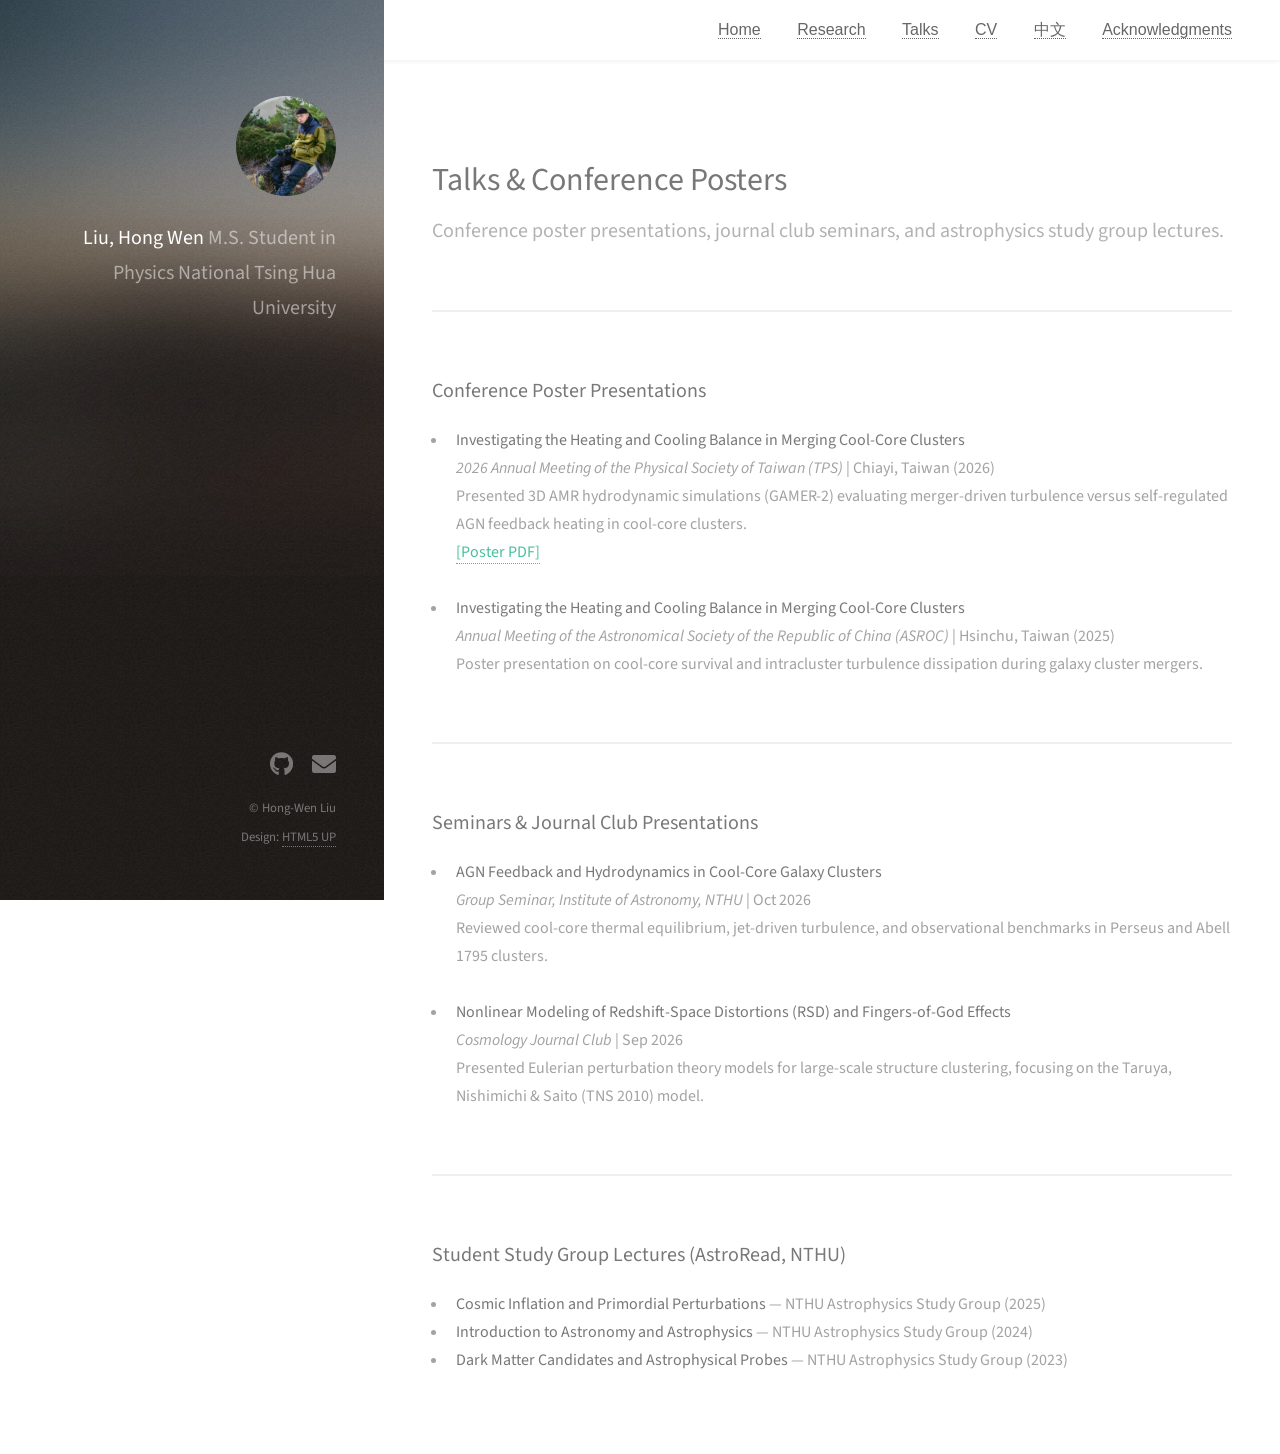
<file: talks.html>
<!DOCTYPE HTML>
<!--
    Strata by HTML5 UP
    html5up.net | @ajlkn
-->
<html>
    <head>
        <title>Talks &amp; Posters | Hong-Wen Liu</title>
        <meta charset="utf-8" />
        <meta name="viewport" content="width=device-width, initial-scale=1, user-scalable=no" />
        <link rel="stylesheet" href="assets/css/main.css" />
    </head>
    <body class="is-preload">
        <nav class="navbar">
            <div class="nav-left"><a href="index.html" style="border-bottom: none; color: inherit;">Liu, Hong Wen</a></div>
            <div class="nav-links">
                <a href="index.html">Home</a>
                <a href="research.html">Research</a>
                <a href="talks.html" class="active">Talks</a>
                <a href="cv.pdf" target="_blank">CV</a>
                <a href="chinese.html">中文</a>
                <a href="acknowledgments.html">Acknowledgments</a>
            </div>
        </nav>

        <!-- Header -->
        <header id="header">
            <div class="inner">
                <a href="index.html" class="image avatar"><img src="images/Selfie.JPG" alt="Hong-Wen Liu" /></a>
                <h1><strong>Liu, Hong Wen</strong><br />
                M.S. Student in Physics<br />
                National Tsing Hua University</h1>
            </div>
        </header>

        <!-- Main -->
        <div id="main">

            <!-- Overview -->
            <section id="talks-intro">
                <header class="major">
                    <h2>Talks &amp; Conference Posters</h2>
                    <p class="subline">Conference poster presentations, journal club seminars, and astrophysics study group lectures.</p>
                </header>
            </section>

            <!-- Conference Posters -->
            <section id="posters">
                <h3>Conference Poster Presentations</h3>
                <ul>
                    <li>
                        <strong>Investigating the Heating and Cooling Balance in Merging Cool-Core Clusters</strong><br />
                        <em>2026 Annual Meeting of the Physical Society of Taiwan (TPS)</em> | Chiayi, Taiwan (2026)<br />
                        Presented 3D AMR hydrodynamic simulations (GAMER-2) evaluating merger-driven turbulence versus self-regulated AGN feedback heating in cool-core clusters.<br />
                        <a href="poster_tps2026.pdf" target="_blank">[Poster PDF]</a>
                    </li>
                    <br />
                    <li>
                        <strong>Investigating the Heating and Cooling Balance in Merging Cool-Core Clusters</strong><br />
                        <em>Annual Meeting of the Astronomical Society of the Republic of China (ASROC)</em> | Hsinchu, Taiwan (2025)<br />
                        Poster presentation on cool-core survival and intracluster turbulence dissipation during galaxy cluster mergers.
                    </li>
                </ul>
            </section>

            <!-- Academic Seminars & Journal Clubs -->
            <section id="seminars">
                <h3>Seminars &amp; Journal Club Presentations</h3>
                <ul>
                    <li>
                        <strong>AGN Feedback and Hydrodynamics in Cool-Core Galaxy Clusters</strong><br />
                        <em>Group Seminar, Institute of Astronomy, NTHU</em> | Oct 2026<br />
                        Reviewed cool-core thermal equilibrium, jet-driven turbulence, and observational benchmarks in Perseus and Abell 1795 clusters.
                    </li>
                    <br />
                    <li>
                        <strong>Nonlinear Modeling of Redshift-Space Distortions (RSD) and Fingers-of-God Effects</strong><br />
                        <em>Cosmology Journal Club</em> | Sep 2026<br />
                        Presented Eulerian perturbation theory models for large-scale structure clustering, focusing on the Taruya, Nishimichi &amp; Saito (TNS 2010) model.
                    </li>
                </ul>
            </section>

            <!-- Study Group Lectures -->
            <section id="lectures">
                <h3>Student Study Group Lectures (AstroRead, NTHU)</h3>
                <ul>
                    <li><strong>Cosmic Inflation and Primordial Perturbations</strong> — NTHU Astrophysics Study Group (2025)</li>
                    <li><strong>Introduction to Astronomy and Astrophysics</strong> — NTHU Astrophysics Study Group (2024)</li>
                    <li><strong>Dark Matter Candidates and Astrophysical Probes</strong> — NTHU Astrophysics Study Group (2023)</li>
                </ul>
            </section>

        </div>

        <!-- Footer -->
        <footer id="footer">
            <div class="inner">
                <ul class="icons">
                    <li><a href="https://github.com/kevinliu0123" target="_blank" class="icon brands fa-github"><span class="label">Github</span></a></li>
                    <li><a href="mailto:jcmlw17123@gapp.nthu.edu.tw" class="icon solid fa-envelope"><span class="label">Email</span></a></li>
                </ul>
                <ul class="copyright">
                    <li>&copy; Hong-Wen Liu</li><li>Design: <a href="http://html5up.net">HTML5 UP</a></li>
                </ul>
            </div>
        </footer>

        <!-- Scripts -->
        <script src="assets/js/jquery.min.js"></script>
        <script src="assets/js/jquery.poptrox.min.js"></script>
        <script src="assets/js/browser.min.js"></script>
        <script src="assets/js/breakpoints.min.js"></script>
        <script src="assets/js/util.js"></script>
        <script src="assets/js/main.js"></script>
    </body>
</html>
</file>
<file: assets/css/main.css>
@import url("fontawesome-all.min.css");
@import url("https://fonts.googleapis.com/css?family=Source+Sans+Pro:400,400italic");

/*
	Strata by HTML5 UP
	html5up.net | @ajlkn
	Free for personal and commercial use under the CCA 3.0 license (html5up.net/license)
*/

html, body, div, span, applet, object,
iframe, h1, h2, h3, h4, h5, h6, p, blockquote,
pre, a, abbr, acronym, address, big, cite,
code, del, dfn, em, img, ins, kbd, q, s, samp,
small, strike, strong, sub, sup, tt, var, b,
u, i, center, dl, dt, dd, ol, ul, li, fieldset,
form, label, legend, table, caption, tbody,
tfoot, thead, tr, th, td, article, aside,
canvas, details, embed, figure, figcaption,
footer, header, hgroup, menu, nav, output, ruby,
section, summary, time, mark, audio, video {
	margin: 0;
	padding: 0;
	border: 0;
	font-size: 100%;
	font: inherit;
	vertical-align: baseline;}

article, aside, details, figcaption, figure,
footer, header, hgroup, menu, nav, section {
	display: block;}

body {
	line-height: 1;
}

ol, ul {
	list-style: none;
}

blockquote, q {
	quotes: none;
}

	blockquote:before, blockquote:after, q:before, q:after {
		content: '';
		content: none;
	}

table {
	border-collapse: collapse;
	border-spacing: 0;
}

body {
	-webkit-text-size-adjust: none;
}

mark {
	background-color: transparent;
	color: inherit;
}

input::-moz-focus-inner {
	border: 0;
	padding: 0;
}

input, select, textarea {
	-moz-appearance: none;
	-webkit-appearance: none;
	-ms-appearance: none;
	appearance: none;
}

/* Basic */

	html {
		box-sizing: border-box;
	}

	*, *:before, *:after {
		box-sizing: inherit;
	}

	body {
		background: #fff;
	}

		body.is-preload *, body.is-preload *:before, body.is-preload *:after {
			-moz-animation: none !important;
			-webkit-animation: none !important;
			-ms-animation: none !important;
			animation: none !important;
			-moz-transition: none !important;
			-webkit-transition: none !important;
			-ms-transition: none !important;
			transition: none !important;
		}

	body, input, select, textarea {
		color: #a2a2a2;
		font-family: "Source Sans Pro", Helvetica, sans-serif;
		font-size: 16pt;
		font-weight: 400;
		line-height: 1.75em;
	}

	a {
		-moz-transition: color 0.2s ease-in-out, border-color 0.2s ease-in-out;
		-webkit-transition: color 0.2s ease-in-out, border-color 0.2s ease-in-out;
		-ms-transition: color 0.2s ease-in-out, border-color 0.2s ease-in-out;
		transition: color 0.2s ease-in-out, border-color 0.2s ease-in-out;
		border-bottom: dotted 1px;
		color: #49bf9d;
		text-decoration: none;
	}

		a:hover {
			border-bottom-color: transparent;
			color: #49bf9d !important;
			text-decoration: none;
		}

	strong, b {
		color: #787878;
		font-weight: 400;
	}

	em, i {
		font-style: italic;
	}

	p {
		margin: 0 0 2em 0;
	}

	h1, h2, h3, h4, h5, h6 {
		color: #787878;
		font-weight: 400;
		line-height: 1em;
		margin: 0 0 1em 0;
	}

		h1 a, h2 a, h3 a, h4 a, h5 a, h6 a {
			color: inherit;
			text-decoration: none;
		}

	h1 {
		font-size: 2em;
		line-height: 1.5em;
	}

	h2 {
		font-size: 1.5em;
		line-height: 1.5em;
	}

	h3 {
		font-size: 1.25em;
		line-height: 1.5em;
	}

	h4 {
		font-size: 1.1em;
		line-height: 1.5em;
	}

	h5 {
		font-size: 0.9em;
		line-height: 1.5em;
	}

	h6 {
		font-size: 0.7em;
		line-height: 1.5em;
	}

	sub {
		font-size: 0.8em;
		position: relative;
		top: 0.5em;
	}

	sup {
		font-size: 0.8em;
		position: relative;
		top: -0.5em;
	}

	hr {
		border: 0;
		border-bottom: solid 2px #efefef;
		margin: 2em 0;
	}

		hr.major {
			margin: 3em 0;
		}

	blockquote {
		border-left: solid 6px #efefef;
		font-style: italic;
		margin: 0 0 2em 0;
		padding: 0.5em 0 0.5em 1.5em;
	}

	code {
		background: #f7f7f7;
		border-radius: 0.35em;
		border: solid 2px #efefef;
		font-family: "Courier New", monospace;
		font-size: 0.9em;
		margin: 0 0.25em;
		padding: 0.25em 0.65em;
	}

	pre {
		-webkit-overflow-scrolling: touch;
		font-family: "Courier New", monospace;
		font-size: 0.9em;
		margin: 0 0 2em 0;
	}

		pre code {
			display: block;
			line-height: 1.75em;
			padding: 1em 1.5em;
			overflow-x: auto;
		}

	.align-left {
		text-align: left;
	}

	.align-center {
		text-align: center;
	}

	.align-right {
		text-align: right;
	}

/* Container */

	.container {
		margin: 0 auto;
		max-width: calc(100% - 4em);
		width: 100%;
	}

		.container.xsmall {
			width: 25%;
		}

		.container.small {
			width: 50%;
		}

		.container.medium {
			width: 75%;
		}

		.container.large {
			width: 125%;
		}

		.container.xlarge {
			width: 150%;
		}

		.container.max {
			width: 100%;
		}

		@media screen and (max-width: 980px) {

			.container {
				width: 100% !important;
				max-width: 100% !important;
			}

		}

		@media screen and (max-width: 480px) {

			.container {
				max-width: calc(100% - 3em);
			}

		}

/* Row */

	.row {
		display: flex;
		flex-wrap: wrap;
		box-sizing: border-box;
		align-items: stretch;
	}

		.row > * {
			box-sizing: border-box;
		}

		.row.gtr-uniform > * > :last-child {
			margin-bottom: 0;
		}

		.row.aln-left {
			justify-content: flex-start;
		}

		.row.aln-center {
			justify-content: center;
		}

		.row.aln-right {
			justify-content: flex-end;
		}

		.row.aln-top {
			align-items: flex-start;
		}

		.row.aln-middle {
			align-items: center;
		}

		.row.aln-bottom {
			align-items: flex-end;
		}

		.row > .imp {
			order: -1;
		}

		.row > .col-1 {
			width: 8.33333%;
		}

		.row > .off-1 {
			margin-left: 8.33333%;
		}

		.row > .col-2 {
			width: 16.66667%;
		}

		.row > .off-2 {
			margin-left: 16.66667%;
		}

		.row > .col-3 {
			width: 25%;
		}

		.row > .off-3 {
			margin-left: 25%;
		}

		.row > .col-4 {
			width: 33.33333%;
		}

		.row > .off-4 {
			margin-left: 33.33333%;
		}

		.row > .col-5 {
			width: 41.66667%;
		}

		.row > .off-5 {
			margin-left: 41.66667%;
		}

		.row > .col-6 {
			width: 50%;
		}

		.row > .off-6 {
			margin-left: 50%;
		}

		.row > .col-7 {
			width: 58.33333%;
		}

		.row > .off-7 {
			margin-left: 58.33333%;
		}

		.row > .col-8 {
			width: 66.66667%;
		}

		.row > .off-8 {
			margin-left: 66.66667%;
		}

		.row > .col-9 {
			width: 75%;
		}

		.row > .off-9 {
			margin-left: 75%;
		}

		.row > .col-10 {
			width: 83.33333%;
		}

		.row > .off-10 {
			margin-left: 83.33333%;
		}

		.row > .col-11 {
			width: 91.66667%;
		}

		.row > .off-11 {
			margin-left: 91.66667%;
		}

		.row > .col-12 {
			width: 100%;
		}

		.row > .off-12 {
			margin-left: 100%;
		}

		.row.gtr-0 {
			margin-top: 0;
			margin-left: 0em;
		}

			.row.gtr-0 > * {
				padding: 0 0 0 0em;
			}

			.row.gtr-0.gtr-uniform {
				margin-top: 0em;
			}

				.row.gtr-0.gtr-uniform > * {
					padding-top: 0em;
				}

		.row.gtr-25 {
			margin-top: 0;
			margin-left: -0.625em;
		}

			.row.gtr-25 > * {
				padding: 0 0 0 0.625em;
			}

			.row.gtr-25.gtr-uniform {
				margin-top: -0.625em;
			}

				.row.gtr-25.gtr-uniform > * {
					padding-top: 0.625em;
				}

		.row.gtr-50 {
			margin-top: 0;
			margin-left: -1.25em;
		}

			.row.gtr-50 > * {
				padding: 0 0 0 1.25em;
			}

			.row.gtr-50.gtr-uniform {
				margin-top: -1.25em;
			}

				.row.gtr-50.gtr-uniform > * {
					padding-top: 1.25em;
				}

		.row {
			margin-top: 0;
			margin-left: -2.5em;
		}

			.row > * {
				padding: 0 0 0 2.5em;
			}

			.row.gtr-uniform {
				margin-top: -2.5em;
			}

				.row.gtr-uniform > * {
					padding-top: 2.5em;
				}

		.row.gtr-150 {
			margin-top: 0;
			margin-left: -3.75em;
		}

			.row.gtr-150 > * {
				padding: 0 0 0 3.75em;
			}

			.row.gtr-150.gtr-uniform {
				margin-top: -3.75em;
			}

				.row.gtr-150.gtr-uniform > * {
					padding-top: 3.75em;
				}

		.row.gtr-200 {
			margin-top: 0;
			margin-left: -5em;
		}

			.row.gtr-200 > * {
				padding: 0 0 0 5em;
			}

			.row.gtr-200.gtr-uniform {
				margin-top: -5em;
			}

				.row.gtr-200.gtr-uniform > * {
					padding-top: 5em;
				}

		@media screen and (max-width: 1800px) {

			.row {
				display: flex;
				flex-wrap: wrap;
				box-sizing: border-box;
				align-items: stretch;
			}

				.row > * {
					box-sizing: border-box;
				}

				.row.gtr-uniform > * > :last-child {
					margin-bottom: 0;
				}

				.row.aln-left {
					justify-content: flex-start;
				}

				.row.aln-center {
					justify-content: center;
				}

				.row.aln-right {
					justify-content: flex-end;
				}

				.row.aln-top {
					align-items: flex-start;
				}

				.row.aln-middle {
					align-items: center;
				}

				.row.aln-bottom {
					align-items: flex-end;
				}

				.row > .imp-xlarge {
					order: -1;
				}

				.row > .col-1-xlarge {
					width: 8.33333%;
				}

				.row > .off-1-xlarge {
					margin-left: 8.33333%;
				}

				.row > .col-2-xlarge {
					width: 16.66667%;
				}

				.row > .off-2-xlarge {
					margin-left: 16.66667%;
				}

				.row > .col-3-xlarge {
					width: 25%;
				}

				.row > .off-3-xlarge {
					margin-left: 25%;
				}

				.row > .col-4-xlarge {
					width: 33.33333%;
				}

				.row > .off-4-xlarge {
					margin-left: 33.33333%;
				}

				.row > .col-5-xlarge {
					width: 41.66667%;
				}

				.row > .off-5-xlarge {
					margin-left: 41.66667%;
				}

				.row > .col-6-xlarge {
					width: 50%;
				}

				.row > .off-6-xlarge {
					margin-left: 50%;
				}

				.row > .col-7-xlarge {
					width: 58.33333%;
				}

				.row > .off-7-xlarge {
					margin-left: 58.33333%;
				}

				.row > .col-8-xlarge {
					width: 66.66667%;
				}

				.row > .off-8-xlarge {
					margin-left: 66.66667%;
				}

				.row > .col-9-xlarge {
					width: 75%;
				}

				.row > .off-9-xlarge {
					margin-left: 75%;
				}

				.row > .col-10-xlarge {
					width: 83.33333%;
				}

				.row > .off-10-xlarge {
					margin-left: 83.33333%;
				}

				.row > .col-11-xlarge {
					width: 91.66667%;
				}

				.row > .off-11-xlarge {
					margin-left: 91.66667%;
				}

				.row > .col-12-xlarge {
					width: 100%;
				}

				.row > .off-12-xlarge {
					margin-left: 100%;
				}

				.row.gtr-0 {
					margin-top: 0;
					margin-left: 0em;
				}

					.row.gtr-0 > * {
						padding: 0 0 0 0em;
					}

					.row.gtr-0.gtr-uniform {
						margin-top: 0em;
					}

						.row.gtr-0.gtr-uniform > * {
							padding-top: 0em;
						}

				.row.gtr-25 {
					margin-top: 0;
					margin-left: -0.625em;
				}

					.row.gtr-25 > * {
						padding: 0 0 0 0.625em;
					}

					.row.gtr-25.gtr-uniform {
						margin-top: -0.625em;
					}

						.row.gtr-25.gtr-uniform > * {
							padding-top: 0.625em;
						}

				.row.gtr-50 {
					margin-top: 0;
					margin-left: -1.25em;
				}

					.row.gtr-50 > * {
						padding: 0 0 0 1.25em;
					}

					.row.gtr-50.gtr-uniform {
						margin-top: -1.25em;
					}

						.row.gtr-50.gtr-uniform > * {
							padding-top: 1.25em;
						}

				.row {
					margin-top: 0;
					margin-left: -2.5em;
				}

					.row > * {
						padding: 0 0 0 2.5em;
					}

					.row.gtr-uniform {
						margin-top: -2.5em;
					}

						.row.gtr-uniform > * {
							padding-top: 2.5em;
						}

				.row.gtr-150 {
					margin-top: 0;
					margin-left: -3.75em;
				}

					.row.gtr-150 > * {
						padding: 0 0 0 3.75em;
					}

					.row.gtr-150.gtr-uniform {
						margin-top: -3.75em;
					}

						.row.gtr-150.gtr-uniform > * {
							padding-top: 3.75em;
						}

				.row.gtr-200 {
					margin-top: 0;
					margin-left: -5em;
				}

					.row.gtr-200 > * {
						padding: 0 0 0 5em;
					}

					.row.gtr-200.gtr-uniform {
						margin-top: -5em;
					}

						.row.gtr-200.gtr-uniform > * {
							padding-top: 5em;
						}

		}

		@media screen and (max-width: 1280px) {

			.row {
				display: flex;
				flex-wrap: wrap;
				box-sizing: border-box;
				align-items: stretch;
			}

				.row > * {
					box-sizing: border-box;
				}

				.row.gtr-uniform > * > :last-child {
					margin-bottom: 0;
				}

				.row.aln-left {
					justify-content: flex-start;
				}

				.row.aln-center {
					justify-content: center;
				}

				.row.aln-right {
					justify-content: flex-end;
				}

				.row.aln-top {
					align-items: flex-start;
				}

				.row.aln-middle {
					align-items: center;
				}

				.row.aln-bottom {
					align-items: flex-end;
				}

				.row > .imp-large {
					order: -1;
				}

				.row > .col-1-large {
					width: 8.33333%;
				}

				.row > .off-1-large {
					margin-left: 8.33333%;
				}

				.row > .col-2-large {
					width: 16.66667%;
				}

				.row > .off-2-large {
					margin-left: 16.66667%;
				}

				.row > .col-3-large {
					width: 25%;
				}

				.row > .off-3-large {
					margin-left: 25%;
				}

				.row > .col-4-large {
					width: 33.33333%;
				}

				.row > .off-4-large {
					margin-left: 33.33333%;
				}

				.row > .col-5-large {
					width: 41.66667%;
				}

				.row > .off-5-large {
					margin-left: 41.66667%;
				}

				.row > .col-6-large {
					width: 50%;
				}

				.row > .off-6-large {
					margin-left: 50%;
				}

				.row > .col-7-large {
					width: 58.33333%;
				}

				.row > .off-7-large {
					margin-left: 58.33333%;
				}

				.row > .col-8-large {
					width: 66.66667%;
				}

				.row > .off-8-large {
					margin-left: 66.66667%;
				}

				.row > .col-9-large {
					width: 75%;
				}

				.row > .off-9-large {
					margin-left: 75%;
				}

				.row > .col-10-large {
					width: 83.33333%;
				}

				.row > .off-10-large {
					margin-left: 83.33333%;
				}

				.row > .col-11-large {
					width: 91.66667%;
				}

				.row > .off-11-large {
					margin-left: 91.66667%;
				}

				.row > .col-12-large {
					width: 100%;
				}

				.row > .off-12-large {
					margin-left: 100%;
				}

				.row.gtr-0 {
					margin-top: 0;
					margin-left: 0em;
				}

					.row.gtr-0 > * {
						padding: 0 0 0 0em;
					}

					.row.gtr-0.gtr-uniform {
						margin-top: 0em;
					}

						.row.gtr-0.gtr-uniform > * {
							padding-top: 0em;
						}

				.row.gtr-25 {
					margin-top: 0;
					margin-left: -0.5em;
				}

					.row.gtr-25 > * {
						padding: 0 0 0 0.5em;
					}

					.row.gtr-25.gtr-uniform {
						margin-top: -0.5em;
					}

						.row.gtr-25.gtr-uniform > * {
							padding-top: 0.5em;
						}

				.row.gtr-50 {
					margin-top: 0;
					margin-left: -1em;
				}

					.row.gtr-50 > * {
						padding: 0 0 0 1em;
					}

					.row.gtr-50.gtr-uniform {
						margin-top: -1em;
					}

						.row.gtr-50.gtr-uniform > * {
							padding-top: 1em;
						}

				.row {
					margin-top: 0;
					margin-left: -2em;
				}

					.row > * {
						padding: 0 0 0 2em;
					}

					.row.gtr-uniform {
						margin-top: -2em;
					}

						.row.gtr-uniform > * {
							padding-top: 2em;
						}

				.row.gtr-150 {
					margin-top: 0;
					margin-left: -3em;
				}

					.row.gtr-150 > * {
						padding: 0 0 0 3em;
					}

					.row.gtr-150.gtr-uniform {
						margin-top: -3em;
					}

						.row.gtr-150.gtr-uniform > * {
							padding-top: 3em;
						}

				.row.gtr-200 {
					margin-top: 0;
					margin-left: -4em;
				}

					.row.gtr-200 > * {
						padding: 0 0 0 4em;
					}

					.row.gtr-200.gtr-uniform {
						margin-top: -4em;
					}

						.row.gtr-200.gtr-uniform > * {
							padding-top: 4em;
						}

		}

		@media screen and (max-width: 980px) {

			.row {
				display: flex;
				flex-wrap: wrap;
				box-sizing: border-box;
				align-items: stretch;
			}

				.row > * {
					box-sizing: border-box;
				}

				.row.gtr-uniform > * > :last-child {
					margin-bottom: 0;
				}

				.row.aln-left {
					justify-content: flex-start;
				}

				.row.aln-center {
					justify-content: center;
				}

				.row.aln-right {
					justify-content: flex-end;
				}

				.row.aln-top {
					align-items: flex-start;
				}

				.row.aln-middle {
					align-items: center;
				}

				.row.aln-bottom {
					align-items: flex-end;
				}

				.row > .imp-medium {
					order: -1;
				}

				.row > .col-1-medium {
					width: 8.33333%;
				}

				.row > .off-1-medium {
					margin-left: 8.33333%;
				}

				.row > .col-2-medium {
					width: 16.66667%;
				}

				.row > .off-2-medium {
					margin-left: 16.66667%;
				}

				.row > .col-3-medium {
					width: 25%;
				}

				.row > .off-3-medium {
					margin-left: 25%;
				}

				.row > .col-4-medium {
					width: 33.33333%;
				}

				.row > .off-4-medium {
					margin-left: 33.33333%;
				}

				.row > .col-5-medium {
					width: 41.66667%;
				}

				.row > .off-5-medium {
					margin-left: 41.66667%;
				}

				.row > .col-6-medium {
					width: 50%;
				}

				.row > .off-6-medium {
					margin-left: 50%;
				}

				.row > .col-7-medium {
					width: 58.33333%;
				}

				.row > .off-7-medium {
					margin-left: 58.33333%;
				}

				.row > .col-8-medium {
					width: 66.66667%;
				}

				.row > .off-8-medium {
					margin-left: 66.66667%;
				}

				.row > .col-9-medium {
					width: 75%;
				}

				.row > .off-9-medium {
					margin-left: 75%;
				}

				.row > .col-10-medium {
					width: 83.33333%;
				}

				.row > .off-10-medium {
					margin-left: 83.33333%;
				}

				.row > .col-11-medium {
					width: 91.66667%;
				}

				.row > .off-11-medium {
					margin-left: 91.66667%;
				}

				.row > .col-12-medium {
					width: 100%;
				}

				.row > .off-12-medium {
					margin-left: 100%;
				}

				.row.gtr-0 {
					margin-top: 0;
					margin-left: 0em;
				}

					.row.gtr-0 > * {
						padding: 0 0 0 0em;
					}

					.row.gtr-0.gtr-uniform {
						margin-top: 0em;
					}

						.row.gtr-0.gtr-uniform > * {
							padding-top: 0em;
						}

				.row.gtr-25 {
					margin-top: 0;
					margin-left: -0.5em;
				}

					.row.gtr-25 > * {
						padding: 0 0 0 0.5em;
					}

					.row.gtr-25.gtr-uniform {
						margin-top: -0.5em;
					}

						.row.gtr-25.gtr-uniform > * {
							padding-top: 0.5em;
						}

				.row.gtr-50 {
					margin-top: 0;
					margin-left: -1em;
				}

					.row.gtr-50 > * {
						padding: 0 0 0 1em;
					}

					.row.gtr-50.gtr-uniform {
						margin-top: -1em;
					}

						.row.gtr-50.gtr-uniform > * {
							padding-top: 1em;
						}

				.row {
					margin-top: 0;
					margin-left: -2em;
				}

					.row > * {
						padding: 0 0 0 2em;
					}

					.row.gtr-uniform {
						margin-top: -2em;
					}

						.row.gtr-uniform > * {
							padding-top: 2em;
						}

				.row.gtr-150 {
					margin-top: 0;
					margin-left: -3em;
				}

					.row.gtr-150 > * {
						padding: 0 0 0 3em;
					}

					.row.gtr-150.gtr-uniform {
						margin-top: -3em;
					}

						.row.gtr-150.gtr-uniform > * {
							padding-top: 3em;
						}

				.row.gtr-200 {
					margin-top: 0;
					margin-left: -4em;
				}

					.row.gtr-200 > * {
						padding: 0 0 0 4em;
					}

					.row.gtr-200.gtr-uniform {
						margin-top: -4em;
					}

						.row.gtr-200.gtr-uniform > * {
							padding-top: 4em;
						}

		}

		@media screen and (max-width: 736px) {

			.row {
				display: flex;
				flex-wrap: wrap;
				box-sizing: border-box;
				align-items: stretch;
			}

				.row > * {
					box-sizing: border-box;
				}

				.row.gtr-uniform > * > :last-child {
					margin-bottom: 0;
				}

				.row.aln-left {
					justify-content: flex-start;
				}

				.row.aln-center {
					justify-content: center;
				}

				.row.aln-right {
					justify-content: flex-end;
				}

				.row.aln-top {
					align-items: flex-start;
				}

				.row.aln-middle {
					align-items: center;
				}

				.row.aln-bottom {
					align-items: flex-end;
				}

				.row > .imp-small {
					order: -1;
				}

				.row > .col-1-small {
					width: 8.33333%;
				}

				.row > .off-1-small {
					margin-left: 8.33333%;
				}

				.row > .col-2-small {
					width: 16.66667%;
				}

				.row > .off-2-small {
					margin-left: 16.66667%;
				}

				.row > .col-3-small {
					width: 25%;
				}

				.row > .off-3-small {
					margin-left: 25%;
				}

				.row > .col-4-small {
					width: 33.33333%;
				}

				.row > .off-4-small {
					margin-left: 33.33333%;
				}

				.row > .col-5-small {
					width: 41.66667%;
				}

				.row > .off-5-small {
					margin-left: 41.66667%;
				}

				.row > .col-6-small {
					width: 50%;
				}

				.row > .off-6-small {
					margin-left: 50%;
				}

				.row > .col-7-small {
					width: 58.33333%;
				}

				.row > .off-7-small {
					margin-left: 58.33333%;
				}

				.row > .col-8-small {
					width: 66.66667%;
				}

				.row > .off-8-small {
					margin-left: 66.66667%;
				}

				.row > .col-9-small {
					width: 75%;
				}

				.row > .off-9-small {
					margin-left: 75%;
				}

				.row > .col-10-small {
					width: 83.33333%;
				}

				.row > .off-10-small {
					margin-left: 83.33333%;
				}

				.row > .col-11-small {
					width: 91.66667%;
				}

				.row > .off-11-small {
					margin-left: 91.66667%;
				}

				.row > .col-12-small {
					width: 100%;
				}

				.row > .off-12-small {
					margin-left: 100%;
				}

				.row.gtr-0 {
					margin-top: 0;
					margin-left: 0em;
				}

					.row.gtr-0 > * {
						padding: 0 0 0 0em;
					}

					.row.gtr-0.gtr-uniform {
						margin-top: 0em;
					}

						.row.gtr-0.gtr-uniform > * {
							padding-top: 0em;
						}

				.row.gtr-25 {
					margin-top: 0;
					margin-left: -0.375em;
				}

					.row.gtr-25 > * {
						padding: 0 0 0 0.375em;
					}

					.row.gtr-25.gtr-uniform {
						margin-top: -0.375em;
					}

						.row.gtr-25.gtr-uniform > * {
							padding-top: 0.375em;
						}

				.row.gtr-50 {
					margin-top: 0;
					margin-left: -0.75em;
				}

					.row.gtr-50 > * {
						padding: 0 0 0 0.75em;
					}

					.row.gtr-50.gtr-uniform {
						margin-top: -0.75em;
					}

						.row.gtr-50.gtr-uniform > * {
							padding-top: 0.75em;
						}

				.row {
					margin-top: 0;
					margin-left: -1.5em;
				}

					.row > * {
						padding: 0 0 0 1.5em;
					}

					.row.gtr-uniform {
						margin-top: -1.5em;
					}

						.row.gtr-uniform > * {
							padding-top: 1.5em;
						}

				.row.gtr-150 {
					margin-top: 0;
					margin-left: -2.25em;
				}

					.row.gtr-150 > * {
						padding: 0 0 0 2.25em;
					}

					.row.gtr-150.gtr-uniform {
						margin-top: -2.25em;
					}

						.row.gtr-150.gtr-uniform > * {
							padding-top: 2.25em;
						}

				.row.gtr-200 {
					margin-top: 0;
					margin-left: -3em;
				}

					.row.gtr-200 > * {
						padding: 0 0 0 3em;
					}

					.row.gtr-200.gtr-uniform {
						margin-top: -3em;
					}

						.row.gtr-200.gtr-uniform > * {
							padding-top: 3em;
						}

		}

		@media screen and (max-width: 480px) {

			.row {
				display: flex;
				flex-wrap: wrap;
				box-sizing: border-box;
				align-items: stretch;
			}

				.row > * {
					box-sizing: border-box;
				}

				.row.gtr-uniform > * > :last-child {
					margin-bottom: 0;
				}

				.row.aln-left {
					justify-content: flex-start;
				}

				.row.aln-center {
					justify-content: center;
				}

				.row.aln-right {
					justify-content: flex-end;
				}

				.row.aln-top {
					align-items: flex-start;
				}

				.row.aln-middle {
					align-items: center;
				}

				.row.aln-bottom {
					align-items: flex-end;
				}

				.row > .imp-xsmall {
					order: -1;
				}

				.row > .col-1-xsmall {
					width: 8.33333%;
				}

				.row > .off-1-xsmall {
					margin-left: 8.33333%;
				}

				.row > .col-2-xsmall {
					width: 16.66667%;
				}

				.row > .off-2-xsmall {
					margin-left: 16.66667%;
				}

				.row > .col-3-xsmall {
					width: 25%;
				}

				.row > .off-3-xsmall {
					margin-left: 25%;
				}

				.row > .col-4-xsmall {
					width: 33.33333%;
				}

				.row > .off-4-xsmall {
					margin-left: 33.33333%;
				}

				.row > .col-5-xsmall {
					width: 41.66667%;
				}

				.row > .off-5-xsmall {
					margin-left: 41.66667%;
				}

				.row > .col-6-xsmall {
					width: 50%;
				}

				.row > .off-6-xsmall {
					margin-left: 50%;
				}

				.row > .col-7-xsmall {
					width: 58.33333%;
				}

				.row > .off-7-xsmall {
					margin-left: 58.33333%;
				}

				.row > .col-8-xsmall {
					width: 66.66667%;
				}

				.row > .off-8-xsmall {
					margin-left: 66.66667%;
				}

				.row > .col-9-xsmall {
					width: 75%;
				}

				.row > .off-9-xsmall {
					margin-left: 75%;
				}

				.row > .col-10-xsmall {
					width: 83.33333%;
				}

				.row > .off-10-xsmall {
					margin-left: 83.33333%;
				}

				.row > .col-11-xsmall {
					width: 91.66667%;
				}

				.row > .off-11-xsmall {
					margin-left: 91.66667%;
				}

				.row > .col-12-xsmall {
					width: 100%;
				}

				.row > .off-12-xsmall {
					margin-left: 100%;
				}

				.row.gtr-0 {
					margin-top: 0;
					margin-left: 0em;
				}

					.row.gtr-0 > * {
						padding: 0 0 0 0em;
					}

					.row.gtr-0.gtr-uniform {
						margin-top: 0em;
					}

						.row.gtr-0.gtr-uniform > * {
							padding-top: 0em;
						}

				.row.gtr-25 {
					margin-top: 0;
					margin-left: -0.375em;
				}

					.row.gtr-25 > * {
						padding: 0 0 0 0.375em;
					}

					.row.gtr-25.gtr-uniform {
						margin-top: -0.375em;
					}

						.row.gtr-25.gtr-uniform > * {
							padding-top: 0.375em;
						}

				.row.gtr-50 {
					margin-top: 0;
					margin-left: -0.75em;
				}

					.row.gtr-50 > * {
						padding: 0 0 0 0.75em;
					}

					.row.gtr-50.gtr-uniform {
						margin-top: -0.75em;
					}

						.row.gtr-50.gtr-uniform > * {
							padding-top: 0.75em;
						}

				.row {
					margin-top: 0;
					margin-left: -1.5em;
				}

					.row > * {
						padding: 0 0 0 1.5em;
					}

					.row.gtr-uniform {
						margin-top: -1.5em;
					}

						.row.gtr-uniform > * {
							padding-top: 1.5em;
						}

				.row.gtr-150 {
					margin-top: 0;
					margin-left: -2.25em;
				}

					.row.gtr-150 > * {
						padding: 0 0 0 2.25em;
					}

					.row.gtr-150.gtr-uniform {
						margin-top: -2.25em;
					}

						.row.gtr-150.gtr-uniform > * {
							padding-top: 2.25em;
						}

				.row.gtr-200 {
					margin-top: 0;
					margin-left: -3em;
				}

					.row.gtr-200 > * {
						padding: 0 0 0 3em;
					}

					.row.gtr-200.gtr-uniform {
						margin-top: -3em;
					}

						.row.gtr-200.gtr-uniform > * {
							padding-top: 3em;
						}

		}

/* Section/Article */

	section.special, article.special {
		text-align: center;
	}

	header p {
		color: #b2b2b2;
		position: relative;
		margin: 0 0 1.5em 0;
	}

	header h2 + p {
		font-size: 1.25em;
		margin-top: -1em;
		line-height: 1.5em;
	}

	header h3 + p {
		font-size: 1.1em;
		margin-top: -0.8em;
		line-height: 1.5em;
	}

	header h4 + p,
	header h5 + p,
	header h6 + p {
		font-size: 0.9em;
		margin-top: -0.6em;
		line-height: 1.5em;
	}

	header.major h2 {
		font-size: 2em;
	}

/* Form */

	form {
		margin: 0 0 2em 0;
	}

	label {
		color: #787878;
		display: block;
		font-size: 0.9em;
		font-weight: 400;
		margin: 0 0 1em 0;
	}

	input[type="text"],
	input[type="password"],
	input[type="email"],
	select,
	textarea {
		-moz-appearance: none;
		-webkit-appearance: none;
		-ms-appearance: none;
		appearance: none;
		background: #f7f7f7;
		border-radius: 0.35em;
		border: solid 2px transparent;
		color: inherit;
		display: block;
		outline: 0;
		padding: 0 0.75em;
		text-decoration: none;
		width: 100%;
	}

		input[type="text"]:invalid,
		input[type="password"]:invalid,
		input[type="email"]:invalid,
		select:invalid,
		textarea:invalid {
			box-shadow: none;
		}

		input[type="text"]:focus,
		input[type="password"]:focus,
		input[type="email"]:focus,
		select:focus,
		textarea:focus {
			border-color: #49bf9d;
		}

	select {
		background-image: url("data:image/svg+xml;charset=utf8,%3Csvg xmlns='http://www.w3.org/2000/svg' width='40' height='40' preserveAspectRatio='none' viewBox='0 0 40 40'%3E%3Cpath d='M9.4,12.3l10.4,10.4l10.4-10.4c0.2-0.2,0.5-0.4,0.9-0.4c0.3,0,0.6,0.1,0.9,0.4l3.3,3.3c0.2,0.2,0.4,0.5,0.4,0.9 c0,0.4-0.1,0.6-0.4,0.9L20.7,31.9c-0.2,0.2-0.5,0.4-0.9,0.4c-0.3,0-0.6-0.1-0.9-0.4L4.3,17.3c-0.2-0.2-0.4-0.5-0.4-0.9 c0-0.4,0.1-0.6,0.4-0.9l3.3-3.3c0.2-0.2,0.5-0.4,0.9-0.4S9.1,12.1,9.4,12.3z' fill='%23dfdfdf' /%3E%3C/svg%3E");
		background-size: 1.25rem;
		background-repeat: no-repeat;
		background-position: calc(100% - 1rem) center;
		height: 2.75em;
		padding-right: 2.75em;
		text-overflow: ellipsis;
	}

		select option {
			color: #787878;
			background: #fff;
		}

		select:focus::-ms-value {
			background-color: transparent;
		}

		select::-ms-expand {
			display: none;
		}

	input[type="text"],
	input[type="password"],
	input[type="email"],
	select {
		height: 2.75em;
	}

	textarea {
		padding: 0.75em;
	}

	input[type="checkbox"],
	input[type="radio"] {
		-moz-appearance: none;
		-webkit-appearance: none;
		-ms-appearance: none;
		appearance: none;
		display: block;
		float: left;
		margin-right: -2em;
		opacity: 0;
		width: 1em;
		z-index: -1;
	}

		input[type="checkbox"] + label,
		input[type="radio"] + label {
			text-decoration: none;
			color: #a2a2a2;
			cursor: pointer;
			display: inline-block;
			font-size: 1em;
			font-weight: 400;
			padding-left: 2.4em;
			padding-right: 0.75em;
			position: relative;
		}

			input[type="checkbox"] + label:before,
			input[type="radio"] + label:before {
				-moz-osx-font-smoothing: grayscale;
				-webkit-font-smoothing: antialiased;
				display: inline-block;
				font-style: normal;
				font-variant: normal;
				text-rendering: auto;
				line-height: 1;
				text-transform: none !important;
				font-family: 'Font Awesome 5 Free';
				font-weight: 900;
			}

			input[type="checkbox"] + label:before,
			input[type="radio"] + label:before {
				background: #f7f7f7;
				border-radius: 0.35em;
				border: solid 2px transparent;
				content: '';
				display: inline-block;
				font-size: 0.8em;
				height: 2.0625em;
				left: 0;
				line-height: 1.85625em;
				position: absolute;
				text-align: center;
				top: 0;
				width: 2.0625em;
			}

		input[type="checkbox"]:checked + label:before,
		input[type="radio"]:checked + label:before {
			background: #787878;
			border-color: #787878;
			color: #fff;
			content: '\f00c';
		}

		input[type="checkbox"]:focus + label:before,
		input[type="radio"]:focus + label:before {
			border-color: #49bf9d;
		}

	input[type="checkbox"] + label:before {
		border-radius: 0.35em;
	}

	input[type="radio"] + label:before {
		border-radius: 100%;
	}

	::-webkit-input-placeholder {
		color: #b2b2b2 !important;
		opacity: 1.0;
	}

	:-moz-placeholder {
		color: #b2b2b2 !important;
		opacity: 1.0;
	}

	::-moz-placeholder {
		color: #b2b2b2 !important;
		opacity: 1.0;
	}

	:-ms-input-placeholder {
		color: #b2b2b2 !important;
		opacity: 1.0;
	}

/* Box */

	.box {
		border-radius: 0.35em;
		border: solid 2px #efefef;
		margin-bottom: 2em;
		padding: 1.5em;
	}

		.box > :last-child,
		.box > :last-child > :last-child,
		.box > :last-child > :last-child > :last-child {
			margin-bottom: 0;
		}

		.box.alt {
			border: 0;
			border-radius: 0;
			padding: 0;
		}

/* Icon */

	.icon {
		text-decoration: none;
		border-bottom: none;
		position: relative;
	}

		.icon:before {
			-moz-osx-font-smoothing: grayscale;
			-webkit-font-smoothing: antialiased;
			display: inline-block;
			font-style: normal;
			font-variant: normal;
			text-rendering: auto;
			line-height: 1;
			text-transform: none !important;
			font-family: 'Font Awesome 5 Free';
			font-weight: 400;
		}

		.icon > .label {
			display: none;
		}

		.icon:before {
			line-height: inherit;
		}

		.icon.solid:before {
			font-weight: 900;
		}

		.icon.brands:before {
			font-family: 'Font Awesome 5 Brands';
		}

/* Image */

	.image {
		border-radius: 0.35em;
		border: 0;
		display: inline-block;
		position: relative;
	}

		.image:before {
			-moz-transition: opacity 0.2s ease-in-out;
			-webkit-transition: opacity 0.2s ease-in-out;
			-ms-transition: opacity 0.2s ease-in-out;
			transition: opacity 0.2s ease-in-out;
			background: url("images/overlay.png");
			border-radius: 0.35em;
			content: '';
			display: block;
			height: 100%;
			left: 0;
			opacity: 0.5;
			position: absolute;
			top: 0;
			width: 100%;
		}

		.image.thumb {
			text-align: center;
		}

			.image.thumb:after {
				-moz-transition: opacity 0.2s ease-in-out;
				-webkit-transition: opacity 0.2s ease-in-out;
				-ms-transition: opacity 0.2s ease-in-out;
				transition: opacity 0.2s ease-in-out;
				border-radius: 0.35em;
				border: solid 3px rgba(255, 255, 255, 0.5);
				color: #fff;
				content: 'View';
				display: inline-block;
				font-size: 0.8em;
				font-weight: 400;
				left: 50%;
				line-height: 2.25em;
				margin: -1.25em 0 0 -3em;
				opacity: 0;
				padding: 0 1.5em;
				position: absolute;
				text-align: center;
				text-decoration: none;
				top: 50%;
				white-space: nowrap;
			}

			.image.thumb:hover:after {
				opacity: 1.0;
			}

			.image.thumb:hover:before {
				background: url("images/overlay.png"), url("images/overlay.png");
				opacity: 1.0;
			}

		.image img {
			border-radius: 0.35em;
			display: block;
		}

		.image.left {
			float: left;
			margin: 0 1.5em 1em 0;
			top: 0.25em;
		}

		.image.right {
			float: right;
			margin: 0 0 1em 1.5em;
			top: 0.25em;
		}

		.image.left, .image.right {
			max-width: 40%;
		}

			.image.left img, .image.right img {
				width: 100%;
			}

		.image.fit {
			display: block;
			margin: 0 0 2em 0;
			width: 100%;
		}

			.image.fit img {
				width: 100%;
			}

		.image.avatar {
			border-radius: 100%;
		}

			.image.avatar:before {
				display: none;
			}

			.image.avatar img {
				border-radius: 100%;
				width: 100%;
			}

/* List */

	ol {
		list-style: decimal;
		margin: 0 0 2em 0;
		padding-left: 1.25em;
	}

		ol li {
			padding-left: 0.25em;
		}

	ul {
		list-style: disc;
		margin: 0 0 2em 0;
		padding-left: 1em;
	}

		ul li {
			padding-left: 0.5em;
		}

		ul.alt {
			list-style: none;
			padding-left: 0;
		}

			ul.alt li {
				border-top: solid 2px #efefef;
				padding: 0.5em 0;
			}

				ul.alt li:first-child {
					border-top: 0;
					padding-top: 0;
				}

	dl {
		margin: 0 0 2em 0;
	}

/* Icons */

	ul.icons {
		cursor: default;
		list-style: none;
		padding-left: 0;
	}

		ul.icons li {
			display: inline-block;
			padding: 0 1em 0 0;
		}

			ul.icons li:last-child {
				padding-right: 0;
			}

			ul.icons li .icon:before {
				font-size: 1.5em;
			}

/* Labeled Icons */

	ul.labeled-icons {
		list-style: none;
		padding: 0;
	}

		ul.labeled-icons li {
			line-height: 1.75em;
			margin: 1.5em 0 0 0;
			padding-left: 2.25em;
			position: relative;
		}

			ul.labeled-icons li:first-child {
				margin-top: 0;
			}

			ul.labeled-icons li a {
				color: inherit;
			}

			ul.labeled-icons li h3 {
				color: #b2b2b2;
				left: 0;
				position: absolute;
				text-align: center;
				top: 0;
				width: 1em;
			}

/* Actions */

	ul.actions {
		display: -moz-flex;
		display: -webkit-flex;
		display: -ms-flex;
		display: flex;
		cursor: default;
		list-style: none;
		margin-left: -1em;
		padding-left: 0;
	}

		ul.actions li {
			padding: 0 0 0 1em;
			vertical-align: middle;
		}

		ul.actions.special {
			-moz-justify-content: center;
			-webkit-justify-content: center;
			-ms-justify-content: center;
			justify-content: center;
			width: 100%;
			margin-left: 0;
		}

			ul.actions.special li:first-child {
				padding-left: 0;
			}

		ul.actions.stacked {
			-moz-flex-direction: column;
			-webkit-flex-direction: column;
			-ms-flex-direction: column;
			flex-direction: column;
			margin-left: 0;
		}

			ul.actions.stacked li {
				padding: 1.3em 0 0 0;
			}

				ul.actions.stacked li:first-child {
					padding-top: 0;
				}

		ul.actions.fit {
			width: calc(100% + 1em);
		}

			ul.actions.fit li {
				-moz-flex-grow: 1;
				-webkit-flex-grow: 1;
				-ms-flex-grow: 1;
				flex-grow: 1;
				-moz-flex-shrink: 1;
				-webkit-flex-shrink: 1;
				-ms-flex-shrink: 1;
				flex-shrink: 1;
				width: 100%;
			}

				ul.actions.fit li > * {
					width: 100%;
				}

			ul.actions.fit.stacked {
				width: 100%;
			}

		@media screen and (max-width: 480px) {

			ul.actions:not(.fixed) {
				-moz-flex-direction: column;
				-webkit-flex-direction: column;
				-ms-flex-direction: column;
				flex-direction: column;
				margin-left: 0;
				width: 100% !important;
			}

				ul.actions:not(.fixed) li {
					-moz-flex-grow: 1;
					-webkit-flex-grow: 1;
					-ms-flex-grow: 1;
					flex-grow: 1;
					-moz-flex-shrink: 1;
					-webkit-flex-shrink: 1;
					-ms-flex-shrink: 1;
					flex-shrink: 1;
					padding: 1em 0 0 0;
					text-align: center;
					width: 100%;
				}

					ul.actions:not(.fixed) li > * {
						width: 100%;
					}

					ul.actions:not(.fixed) li:first-child {
						padding-top: 0;
					}

					ul.actions:not(.fixed) li input[type="submit"],
					ul.actions:not(.fixed) li input[type="reset"],
					ul.actions:not(.fixed) li input[type="button"],
					ul.actions:not(.fixed) li button,
					ul.actions:not(.fixed) li .button {
						width: 100%;
					}

						ul.actions:not(.fixed) li input[type="submit"].icon:before,
						ul.actions:not(.fixed) li input[type="reset"].icon:before,
						ul.actions:not(.fixed) li input[type="button"].icon:before,
						ul.actions:not(.fixed) li button.icon:before,
						ul.actions:not(.fixed) li .button.icon:before {
							margin-left: -0.5em;
						}

		}

/* Table */

	.table-wrapper {
		-webkit-overflow-scrolling: touch;
		overflow-x: auto;
	}

	table {
		margin: 0 0 2em 0;
		width: 100%;
	}

		table tbody tr {
			border: solid 1px #efefef;
			border-left: 0;
			border-right: 0;
		}

			table tbody tr:nth-child(2n + 1) {
				background-color: #f7f7f7;
			}

		table td {
			padding: 0.75em 0.75em;
		}

		table th {
			color: #787878;
			font-size: 0.9em;
			font-weight: 400;
			padding: 0 0.75em 0.75em 0.75em;
			text-align: left;
		}

		table thead {
			border-bottom: solid 2px #efefef;
		}

		table tfoot {
			border-top: solid 2px #efefef;
		}

		table.alt {
			border-collapse: separate;
		}

			table.alt tbody tr td {
				border: solid 2px #efefef;
				border-left-width: 0;
				border-top-width: 0;
			}

				table.alt tbody tr td:first-child {
					border-left-width: 2px;
				}

			table.alt tbody tr:first-child td {
				border-top-width: 2px;
			}

			table.alt thead {
				border-bottom: 0;
			}

			table.alt tfoot {
				border-top: 0;
			}

/* Button */

	input[type="submit"],
	input[type="reset"],
	input[type="button"],
	.button {
		-moz-appearance: none;
		-webkit-appearance: none;
		-ms-appearance: none;
		appearance: none;
		-moz-transition: background-color 0.2s ease-in-out, color 0.2s ease-in-out, border-color 0.2s ease-in-out;
		-webkit-transition: background-color 0.2s ease-in-out, color 0.2s ease-in-out, border-color 0.2s ease-in-out;
		-ms-transition: background-color 0.2s ease-in-out, color 0.2s ease-in-out, border-color 0.2s ease-in-out;
		transition: background-color 0.2s ease-in-out, color 0.2s ease-in-out, border-color 0.2s ease-in-out;
		background-color: transparent;
		border-radius: 0.35em;
		border: solid 3px #efefef;
		color: #787878 !important;
		cursor: pointer;
		display: inline-block;
		font-weight: 400;
		height: 3.15em;
		height: calc(2.75em + 6px);
		line-height: 2.75em;
		min-width: 10em;
		padding: 0 1.5em;
		text-align: center;
		text-decoration: none;
		white-space: nowrap;
	}

		input[type="submit"]:hover,
		input[type="reset"]:hover,
		input[type="button"]:hover,
		.button:hover {
			border-color: #49bf9d;
			color: #49bf9d !important;
		}

		input[type="submit"]:active,
		input[type="reset"]:active,
		input[type="button"]:active,
		.button:active {
			background-color: rgba(73, 191, 157, 0.1);
			border-color: #49bf9d;
			color: #49bf9d !important;
		}

		input[type="submit"].icon,
		input[type="reset"].icon,
		input[type="button"].icon,
		.button.icon {
			padding-left: 1.35em;
		}

			input[type="submit"].icon:before,
			input[type="reset"].icon:before,
			input[type="button"].icon:before,
			.button.icon:before {
				margin-right: 0.5em;
			}

		input[type="submit"].fit,
		input[type="reset"].fit,
		input[type="button"].fit,
		.button.fit {
			min-width: 0;
			width: 100%;
		}

		input[type="submit"].small,
		input[type="reset"].small,
		input[type="button"].small,
		.button.small {
			font-size: 0.8em;
		}

		input[type="submit"].large,
		input[type="reset"].large,
		input[type="button"].large,
		.button.large {
			font-size: 1.35em;
		}

		input[type="submit"].primary,
		input[type="reset"].primary,
		input[type="button"].primary,
		.button.primary {
			background-color: #49bf9d;
			border-color: #49bf9d;
			color: #ffffff !important;
		}

			input[type="submit"].primary:hover,
			input[type="reset"].primary:hover,
			input[type="button"].primary:hover,
			.button.primary:hover {
				background-color: #5cc6a7;
				border-color: #5cc6a7;
			}

			input[type="submit"].primary:active,
			input[type="reset"].primary:active,
			input[type="button"].primary:active,
			.button.primary:active {
				background-color: #3eb08f;
				border-color: #3eb08f;
			}

		input[type="submit"].disabled, input[type="submit"]:disabled,
		input[type="reset"].disabled,
		input[type="reset"]:disabled,
		input[type="button"].disabled,
		input[type="button"]:disabled,
		.button.disabled,
		.button:disabled {
			background-color: #e7e7e7 !important;
			border-color: #e7e7e7 !important;
			color: #b2b2b2 !important;
			cursor: default;
		}

/* Work Item */

	.work-item {
		margin: 0 0 2em 0;
	}

		.work-item .image {
			margin: 0 0 1.5em 0;
		}

		.work-item h3 {
			font-size: 1em;
			margin: 0 0 0.5em 0;
		}

		.work-item p {
			font-size: 0.8em;
			line-height: 1.5em;
			margin: 0;
		}

/* Header */

	#header {
		display: -moz-flex;
		display: -webkit-flex;
		display: -ms-flex;
		display: flex;
		-moz-flex-direction: column;
		-webkit-flex-direction: column;
		-ms-flex-direction: column;
		flex-direction: column;
		-moz-align-items: -moz-flex-end;
		-webkit-align-items: -webkit-flex-end;
		-ms-align-items: -ms-flex-end;
		align-items: flex-end;
		-moz-justify-content: space-between;
		-webkit-justify-content: space-between;
		-ms-justify-content: space-between;
		justify-content: space-between;
		background-color: #1f1815;
		background-attachment: scroll,								scroll;
		background-image: url("images/overlay.png"), url("../../images/bg.jpg");
		background-position: top left,							top left;
		background-repeat: repeat,								no-repeat;
		background-size: auto,								150%;
		color: rgba(255, 255, 255, 0.5);
		height: 100%;
		left: 0;
		padding: 8em 4em;
		position: fixed;
		text-align: right;
		top: 0;
		width: 35%;
	}

		#header > * {
			-moz-flex-shrink: 0;
			-webkit-flex-shrink: 0;
			-ms-flex-shrink: 0;
			flex-shrink: 0;
			width: 100%;
		}

		#header > .inner {
			-moz-flex-grow: 1;
			-webkit-flex-grow: 1;
			-ms-flex-grow: 1;
			flex-grow: 1;
			margin: 0 0 2em 0;
		}

		#header strong, #header b {
			color: #ffffff;
		}

		#header h2, #header h3, #header h4, #header h5, #header h6 {
			color: #ffffff;
		}

		#header h1 {
			color: rgba(255, 255, 255, 0.5);
			font-size: 1.35em;
			line-height: 1.75em;
			margin: 0;
		}

		#header .image.avatar {
			margin: 0 0 1em 0;
			width: 6.25em;
		}

/* Footer */

	#footer .icons {
		margin: 1em 0 0 0;
	}

		#footer .icons a {
			color: rgba(255, 255, 255, 0.4);
		}

	#footer .copyright {
		color: rgba(255, 255, 255, 0.4);
		font-size: 0.8em;
		list-style: none;
		margin: 1em 0 0 0;
		padding: 0;
	}

		#footer .copyright li {
			border-left: solid 1px rgba(255, 255, 255, 0.25);
			display: inline-block;
			line-height: 1em;
			margin-left: 0.75em;
			padding-left: 0.75em;
		}

			#footer .copyright li:first-child {
				border-left: 0;
				margin-left: 0;
				padding-left: 0;
			}

			#footer .copyright li a {
				color: inherit;
			}

/* Main */

	#main {
		margin-left: 35%;
		max-width: 54em;
		padding: 8em 4em 4em 4em;
		width: calc(100% - 35%);
	}

		#main > section {
			border-top: solid 2px #efefef;
			margin: 4em 0 0 0;
			padding: 4em 0 0 0;
		}

			#main > section:first-child {
				border-top: 0;
				margin-top: 0;
				padding-top: 0;
			}

/* Poptrox */

	@-moz-keyframes spin {
		0% {
			-moz-transform: rotate(0deg);
			-webkit-transform: rotate(0deg);
			-ms-transform: rotate(0deg);
			transform: rotate(0deg);
		}

		100% {
			-moz-transform: rotate(360deg);
			-webkit-transform: rotate(360deg);
			-ms-transform: rotate(360deg);
			transform: rotate(360deg);
		}
	}

	@-webkit-keyframes spin {
		0% {
			-moz-transform: rotate(0deg);
			-webkit-transform: rotate(0deg);
			-ms-transform: rotate(0deg);
			transform: rotate(0deg);
		}

		100% {
			-moz-transform: rotate(360deg);
			-webkit-transform: rotate(360deg);
			-ms-transform: rotate(360deg);
			transform: rotate(360deg);
		}
	}

	@-ms-keyframes spin {
		0% {
			-moz-transform: rotate(0deg);
			-webkit-transform: rotate(0deg);
			-ms-transform: rotate(0deg);
			transform: rotate(0deg);
		}

		100% {
			-moz-transform: rotate(360deg);
			-webkit-transform: rotate(360deg);
			-ms-transform: rotate(360deg);
			transform: rotate(360deg);
		}
	}

	@keyframes spin {
		0% {
			-moz-transform: rotate(0deg);
			-webkit-transform: rotate(0deg);
			-ms-transform: rotate(0deg);
			transform: rotate(0deg);
		}

		100% {
			-moz-transform: rotate(360deg);
			-webkit-transform: rotate(360deg);
			-ms-transform: rotate(360deg);
			transform: rotate(360deg);
		}
	}

	.poptrox-popup {
		-moz-box-sizing: content-box;
		-webkit-box-sizing: content-box;
		-ms-box-sizing: content-box;
		box-sizing: content-box;
		-webkit-tap-highlight-color: rgba(255, 255, 255, 0);
		background: #fff;
		border-radius: 0.35em;
		box-shadow: 0 0.1em 0.15em 0 rgba(0, 0, 0, 0.15);
		overflow: hidden;
		padding-bottom: 3em;
	}

		.poptrox-popup .loader {
			text-decoration: none;
			-moz-animation: spin 1s linear infinite;
			-webkit-animation: spin 1s linear infinite;
			-ms-animation: spin 1s linear infinite;
			animation: spin 1s linear infinite;
			font-size: 1.5em;
			height: 1em;
			left: 50%;
			line-height: 1em;
			margin: -0.5em 0 0 -0.5em;
			position: absolute;
			top: 50%;
			width: 1em;
		}

			.poptrox-popup .loader:before {
				-moz-osx-font-smoothing: grayscale;
				-webkit-font-smoothing: antialiased;
				display: inline-block;
				font-style: normal;
				font-variant: normal;
				text-rendering: auto;
				line-height: 1;
				text-transform: none !important;
				font-family: 'Font Awesome 5 Free';
				font-weight: 900;
			}

			.poptrox-popup .loader:before {
				content: '\f1ce';
			}

		.poptrox-popup .caption {
			background: #fff;
			bottom: 0;
			cursor: default;
			font-size: 0.9em;
			height: 3em;
			left: 0;
			line-height: 2.8em;
			position: absolute;
			text-align: center;
			width: 100%;
			z-index: 1;
		}

		.poptrox-popup .nav-next,
		.poptrox-popup .nav-previous {
			text-decoration: none;
			-moz-transition: opacity 0.2s ease-in-out;
			-webkit-transition: opacity 0.2s ease-in-out;
			-ms-transition: opacity 0.2s ease-in-out;
			transition: opacity 0.2s ease-in-out;
			-webkit-tap-highlight-color: rgba(255, 255, 255, 0);
			background: rgba(0, 0, 0, 0.01);
			cursor: pointer;
			height: 100%;
			opacity: 0;
			position: absolute;
			top: 0;
			width: 50%;
		}

			.poptrox-popup .nav-next:before,
			.poptrox-popup .nav-previous:before {
				-moz-osx-font-smoothing: grayscale;
				-webkit-font-smoothing: antialiased;
				display: inline-block;
				font-style: normal;
				font-variant: normal;
				text-rendering: auto;
				line-height: 1;
				text-transform: none !important;
				font-family: 'Font Awesome 5 Free';
				font-weight: 900;
			}

			.poptrox-popup .nav-next:before,
			.poptrox-popup .nav-previous:before {
				color: #fff;
				font-size: 2.5em;
				height: 1em;
				line-height: 1em;
				margin-top: -0.75em;
				position: absolute;
				text-align: center;
				top: 50%;
				width: 1.5em;
			}

		.poptrox-popup .nav-next {
			right: 0;
		}

			.poptrox-popup .nav-next:before {
				content: '\f105';
				right: 0;
			}

		.poptrox-popup .nav-previous {
			left: 0;
		}

			.poptrox-popup .nav-previous:before {
				content: '\f104';
				left: 0;
			}

		.poptrox-popup .closer {
			text-decoration: none;
			-moz-transition: opacity 0.2s ease-in-out;
			-webkit-transition: opacity 0.2s ease-in-out;
			-ms-transition: opacity 0.2s ease-in-out;
			transition: opacity 0.2s ease-in-out;
			-webkit-tap-highlight-color: rgba(255, 255, 255, 0);
			color: #fff;
			height: 4em;
			line-height: 4em;
			opacity: 0;
			position: absolute;
			right: 0;
			text-align: center;
			top: 0;
			width: 4em;
			z-index: 2;
		}

			.poptrox-popup .closer:before {
				-moz-osx-font-smoothing: grayscale;
				-webkit-font-smoothing: antialiased;
				display: inline-block;
				font-style: normal;
				font-variant: normal;
				text-rendering: auto;
				line-height: 1;
				text-transform: none !important;
				font-family: 'Font Awesome 5 Free';
				font-weight: 900;
			}

			.poptrox-popup .closer:before {
				-moz-box-sizing: content-box;
				-webkit-box-sizing: content-box;
				-ms-box-sizing: content-box;
				box-sizing: content-box;
				border-radius: 100%;
				border: solid 3px rgba(255, 255, 255, 0.5);
				content: '\f00d';
				display: block;
				font-size: 1em;
				height: 1.75em;
				left: 50%;
				line-height: 1.75em;
				margin: -0.875em 0 0 -0.875em;
				position: absolute;
				top: 50%;
				width: 1.75em;
			}

		.poptrox-popup:hover .nav-next,
		.poptrox-popup:hover .nav-previous {
			opacity: 0.5;
		}

			.poptrox-popup:hover .nav-next:hover,
			.poptrox-popup:hover .nav-previous:hover {
				opacity: 1.0;
			}

		.poptrox-popup:hover .closer {
			opacity: 0.5;
		}

			.poptrox-popup:hover .closer:hover {
				opacity: 1.0;
			}

/* Touch */

	body.is-touch .image.thumb:before {
		opacity: 0.5 !important;
	}

	body.is-touch .image.thumb:after {
		display: none !important;
	}

	body.is-touch #header {
		background-attachment: scroll;
		background-size: auto, cover;
	}

	body.is-touch .poptrox-popup .nav-next,
	body.is-touch .poptrox-popup .nav-previous,
	body.is-touch .poptrox-popup .closer {
		opacity: 1.0 !important;
	}

/* XLarge */

	@media screen and (max-width: 1800px) {

		/* Basic */

			body, input, select, textarea {
				font-size: 12pt;
			}

	}

/* Large */

	@media screen and (max-width: 1280px) {

		/* Header */

			#header {
				padding: 6em 3em 3em 3em;
				width: 30%;
			}

				#header h1 {
					font-size: 1.25em;
				}

					#header h1 br {
						display: none;
					}

				#header > .inner {
					margin-bottom: 0;
				}

		/* Footer */

			#footer .copyright li {
				border-left-width: 0;
				display: block;
				line-height: 2.25em;
				margin-left: 0;
				padding-left: 0;
			}

		/* Main */

			#main {
				margin-left: 30%;
				max-width: none;
				padding: 6em 3em 3em 3em;
				width: calc(100% - 30%);
			}

	}

/* Medium */

	@media screen and (max-width: 980px) {

		/* Basic */

			h1 br, h2 br, h3 br, h4 br, h5 br, h6 br {
				display: none;
			}

		/* List */

			ul.icons li .icon {
				font-size: 1.25em;
			}

		/* Header */

			#header {
				background-attachment: scroll;
				background-position: top left, center center;
				background-size: auto,		cover;
				left: auto;
				padding: 6em 4em;
				position: relative;
				text-align: center;
				top: auto;
				width: 100%;
				display: block;
			}

				#header h1 {
					font-size: 1.75em;
				}

					#header h1 br {
						display: inline;
					}

		/* Footer */

			#footer {
				background-attachment: scroll;
				background-color: #1f1815;
				background-image: url("images/overlay.png"), url("../../images/bg.jpg");
				background-position: top left,						bottom center;
				background-repeat: repeat,							no-repeat;
				background-size: auto,							cover;
				bottom: auto;
				left: auto;
				padding: 4em 4em 6em 4em;
				position: relative;
				text-align: center;
				width: 100%;
			}

				#footer .icons {
					margin: 0 0 1em 0;
				}

				#footer .copyright {
					margin: 0 0 1em 0;
				}

					#footer .copyright li {
						border-left-width: 1px;
						display: inline-block;
						line-height: 1em;
						margin-left: 0.75em;
						padding-left: 0.75em;
					}

		/* Main */

			#main {
				margin: 0;
				padding: 6em 4em;
				width: 100%;
			}

	}

/* Small */

	@media screen and (max-width: 736px) {

		/* Basic */

			h1 {
				font-size: 1.5em;
			}

			h2 {
				font-size: 1.2em;
			}

			h3 {
				font-size: 1em;
			}

		/* Section/Article */

			section.special, article.special {
				text-align: center;
			}

			header.major h2 {
				font-size: 1.35em;
			}

		/* List */

			ul.labeled-icons li {
				padding-left: 2em;
			}

				ul.labeled-icons li h3 {
					line-height: 1.75em;
				}

		/* Header */

			#header {
				padding: 2.25em 1.5em;
			}

				#header h1 {
					font-size: 1.35em;
				}

		/* Footer */

			#footer {
				padding: 2.25em 1.5em;
			}

		/* Main */

			#main {
				padding: 2.25em 1.5em 0.25em 1.5em;
			}

				#main > section {
					margin: 2.25em 0 0 0;
					padding: 2.25em 0 0 0;
				}

		/* Poptrox */

			.poptrox-popup {
				border-radius: 0;
			}

				.poptrox-popup .nav-next:before,
				.poptrox-popup .nav-previous:before {
					margin-top: -1em;
				}

	}

/* XSmall */

	@media screen and (max-width: 480px) {

		/* Header */

			#header {
				padding: 4.5em 1.5em;
			}

				#header h1 br {
					display: none;
				}

		/* Footer */

			#footer .copyright li {
				border-left-width: 0;
				display: block;
				line-height: 2.25em;
				margin-left: 0;
				padding-left: 0;
			}

	}

#hero-intro {
  padding: 3rem;
  text-align: left;
  animation: fadeIn 1.2s ease-out both;
}

#hero-intro h1 {
  font-size: 2.2rem;
  font-weight: bold;
  margin-bottom: 0.5rem;
  color: #333;
}

#hero-intro .subline {
  font-size: 1.2rem;
  color: #555;
  margin-bottom: 1.5rem;
}

#hero-intro .motto {
  font-style: italic;
  font-size: 1.1rem;
  color: #888;
  border-left: 4px solid #6e86ff;
  padding-left: 1rem;
  margin-top: 1rem;
  transition: all 0.4s ease;
}

@keyframes fadeIn {
  from { opacity: 0; transform: translateY(20px); }
  to   { opacity: 1; transform: translateY(0); }
}
.navbar {
  display: flex;
  justify-content: space-between;
  align-items: center;
  padding: 1rem 3rem;
  background-color: white;
  box-shadow: 0 2px 4px rgba(0,0,0,0.05);
  font-family: 'Segoe UI', sans-serif;
  /* position: sticky; */
  top: 0;
  /* z-index: 1000; */
}

.nav-left {
  font-weight: bold;
  font-size: 1.2rem;
}

.nav-links a {
  margin-left: 2rem;
  text-decoration: none;
  color: #666;
  font-weight: 500;
  transition: color 0.2s;
}

.nav-links a:hover {
  color: #0a7de2;
}
</file>
